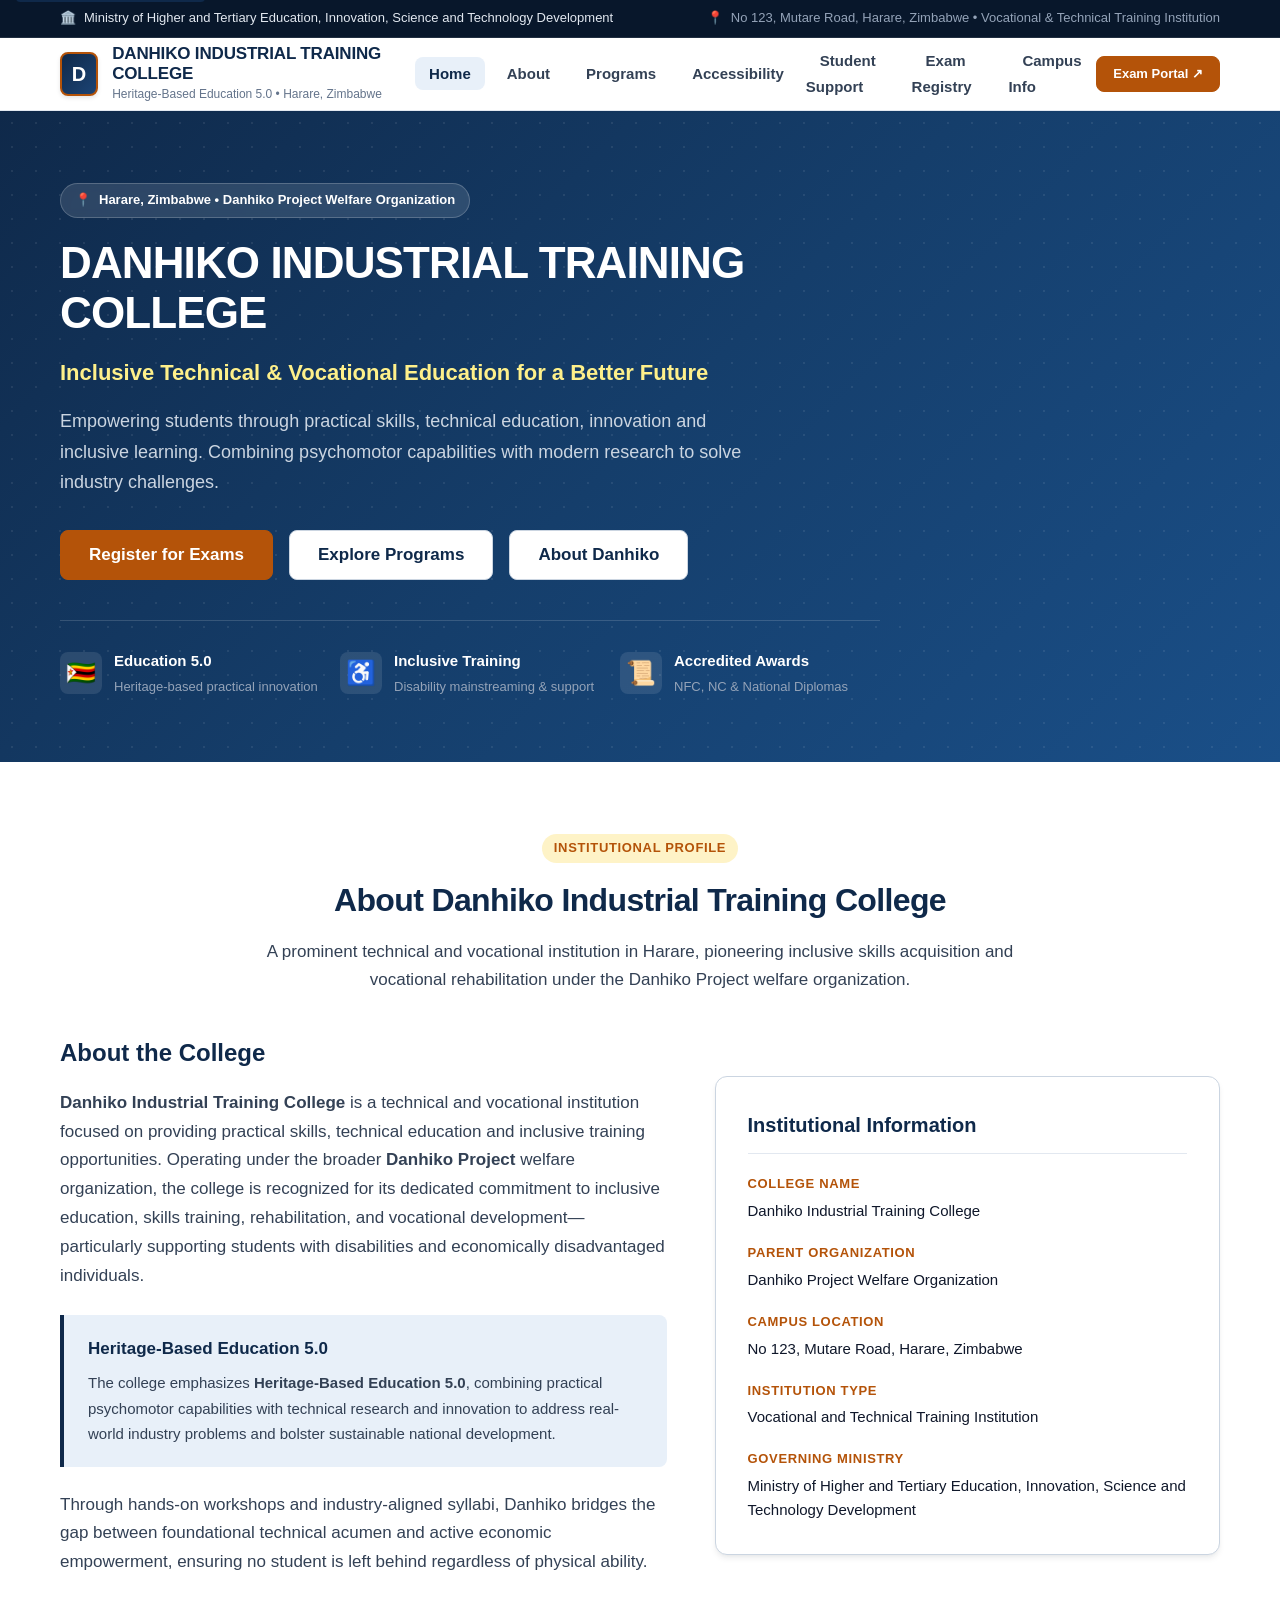
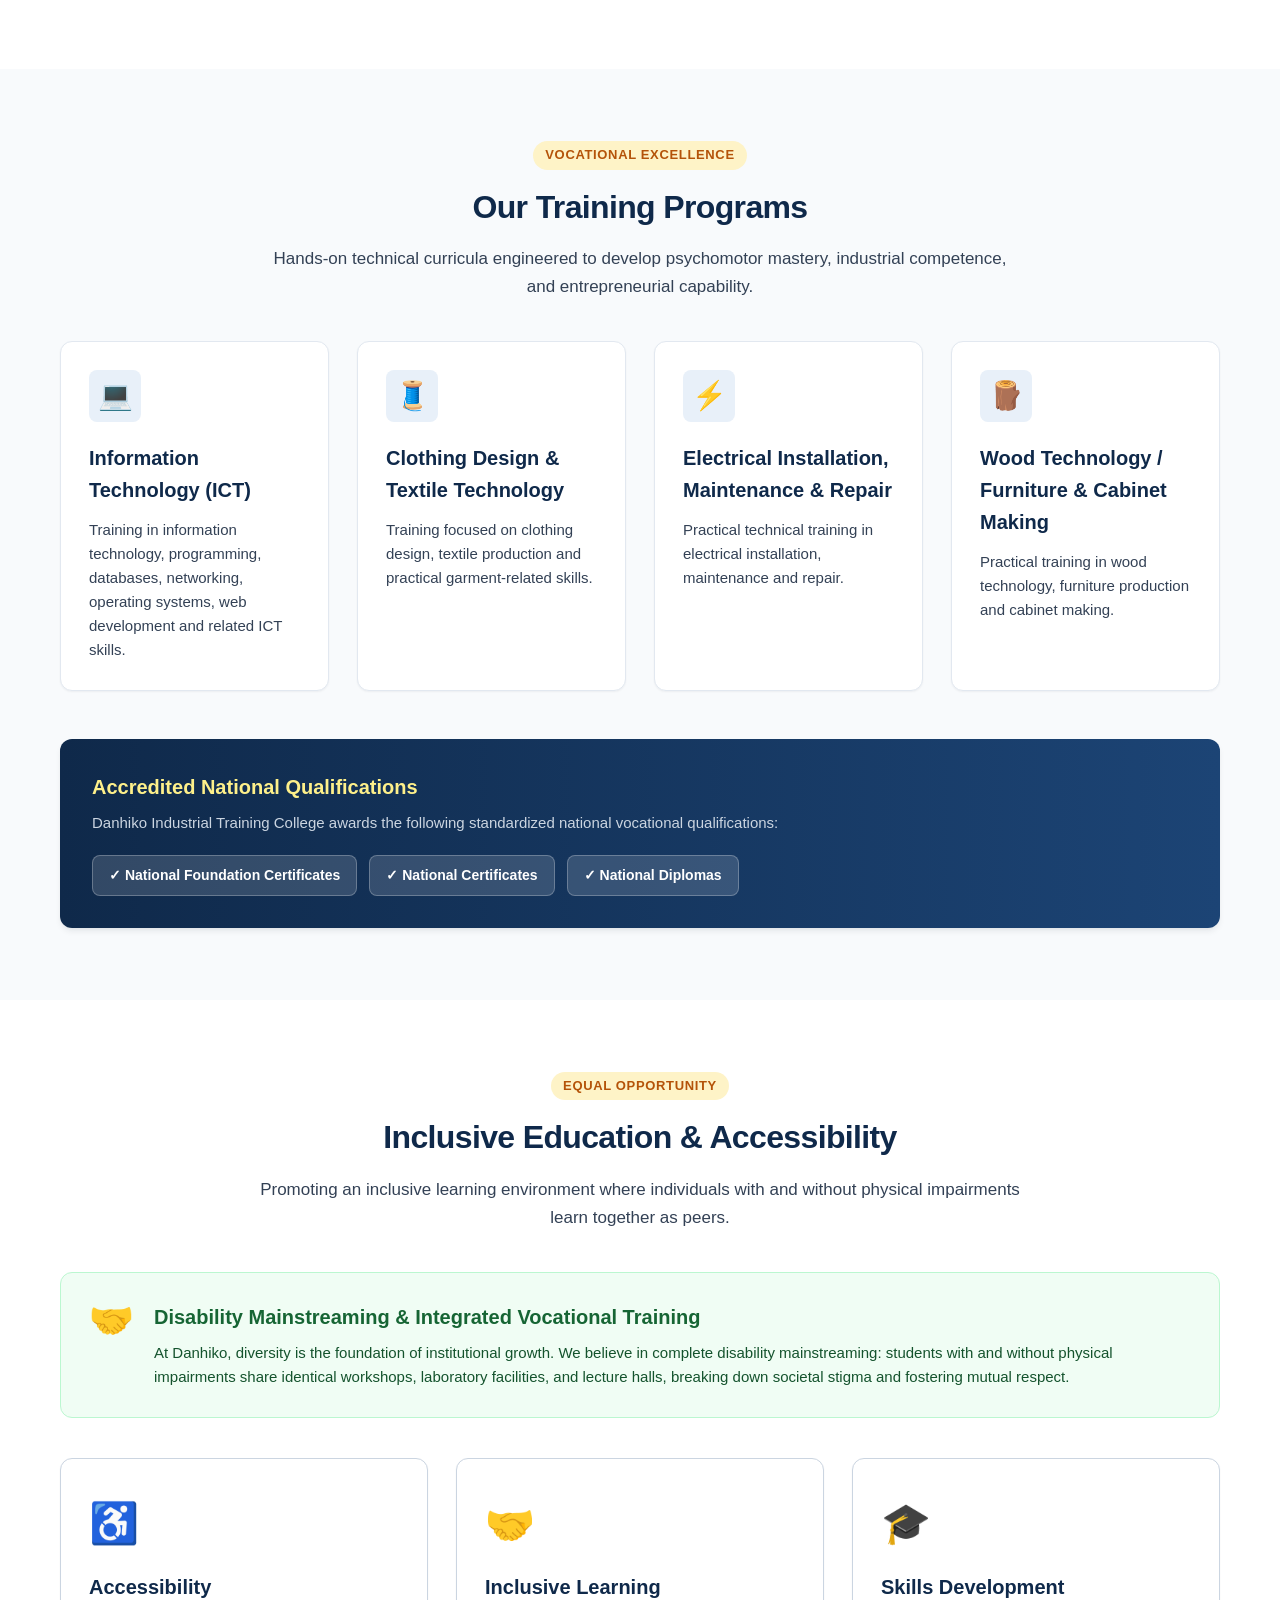
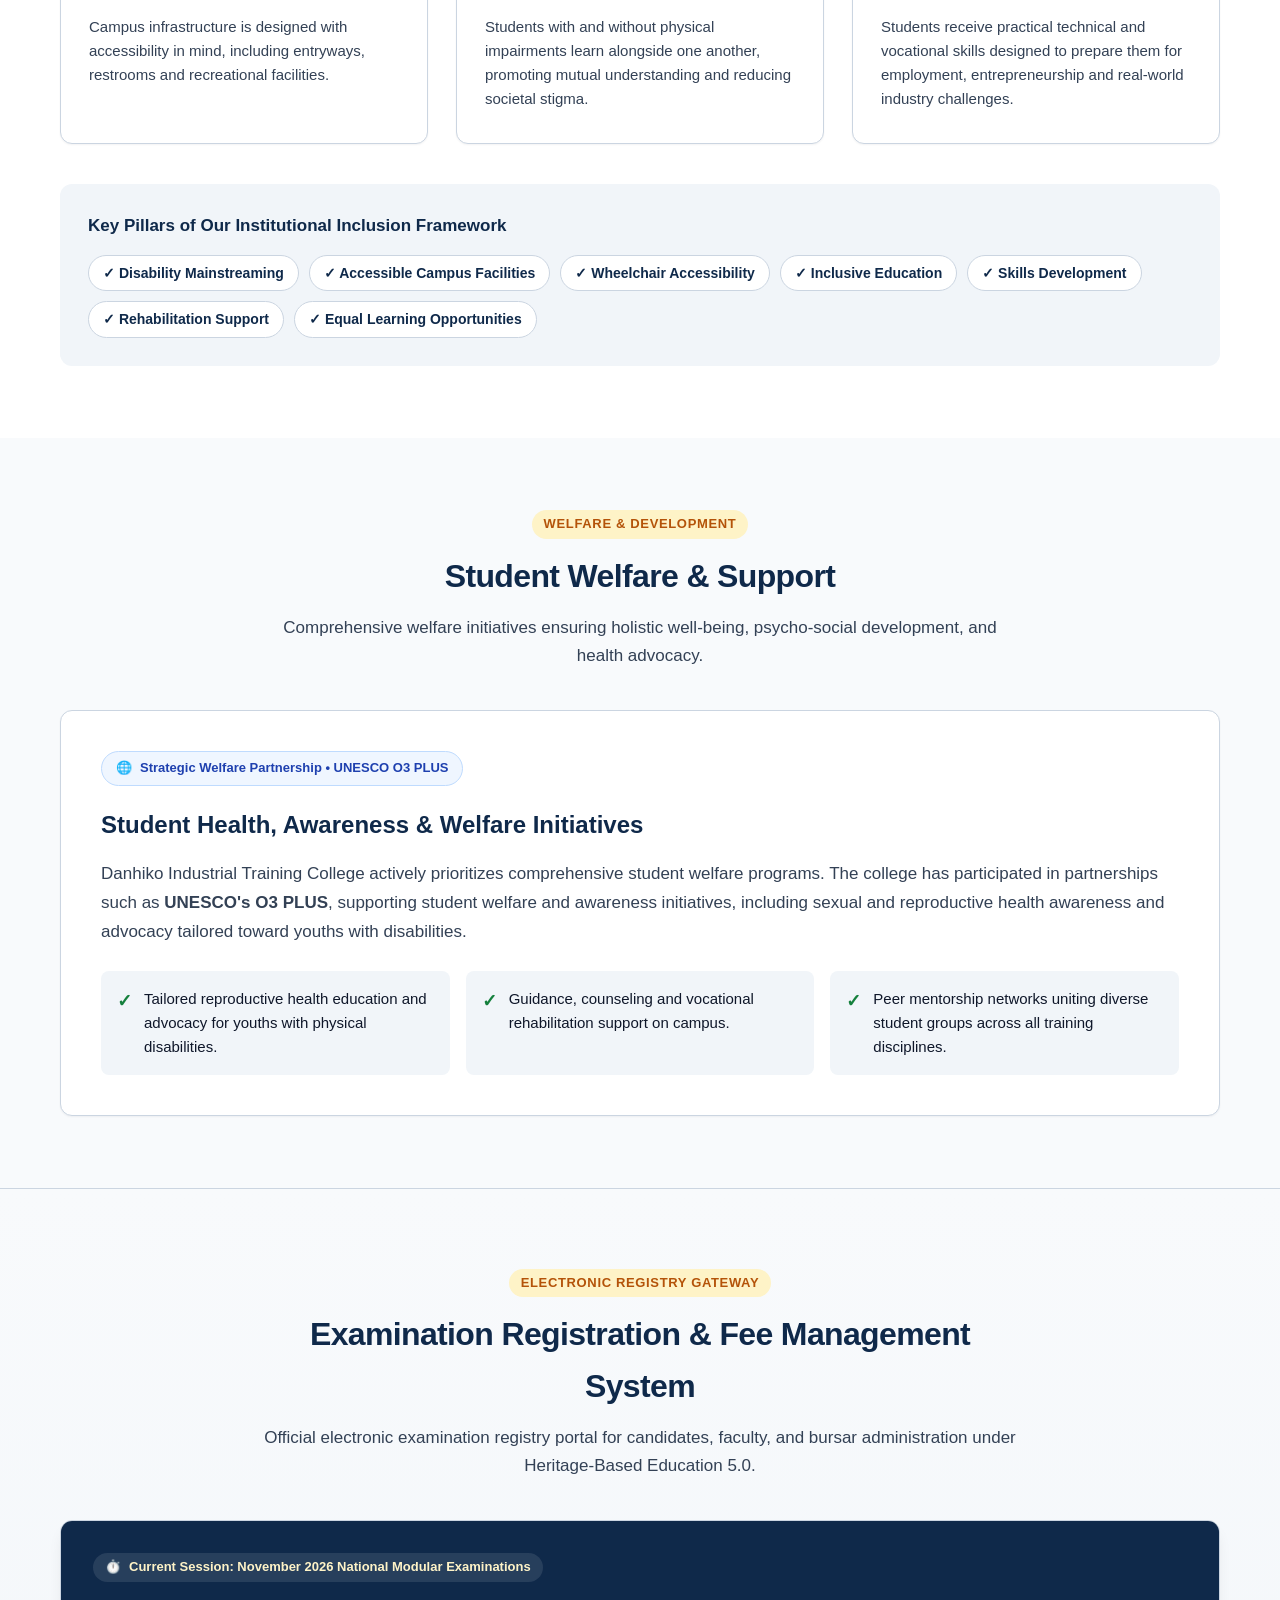
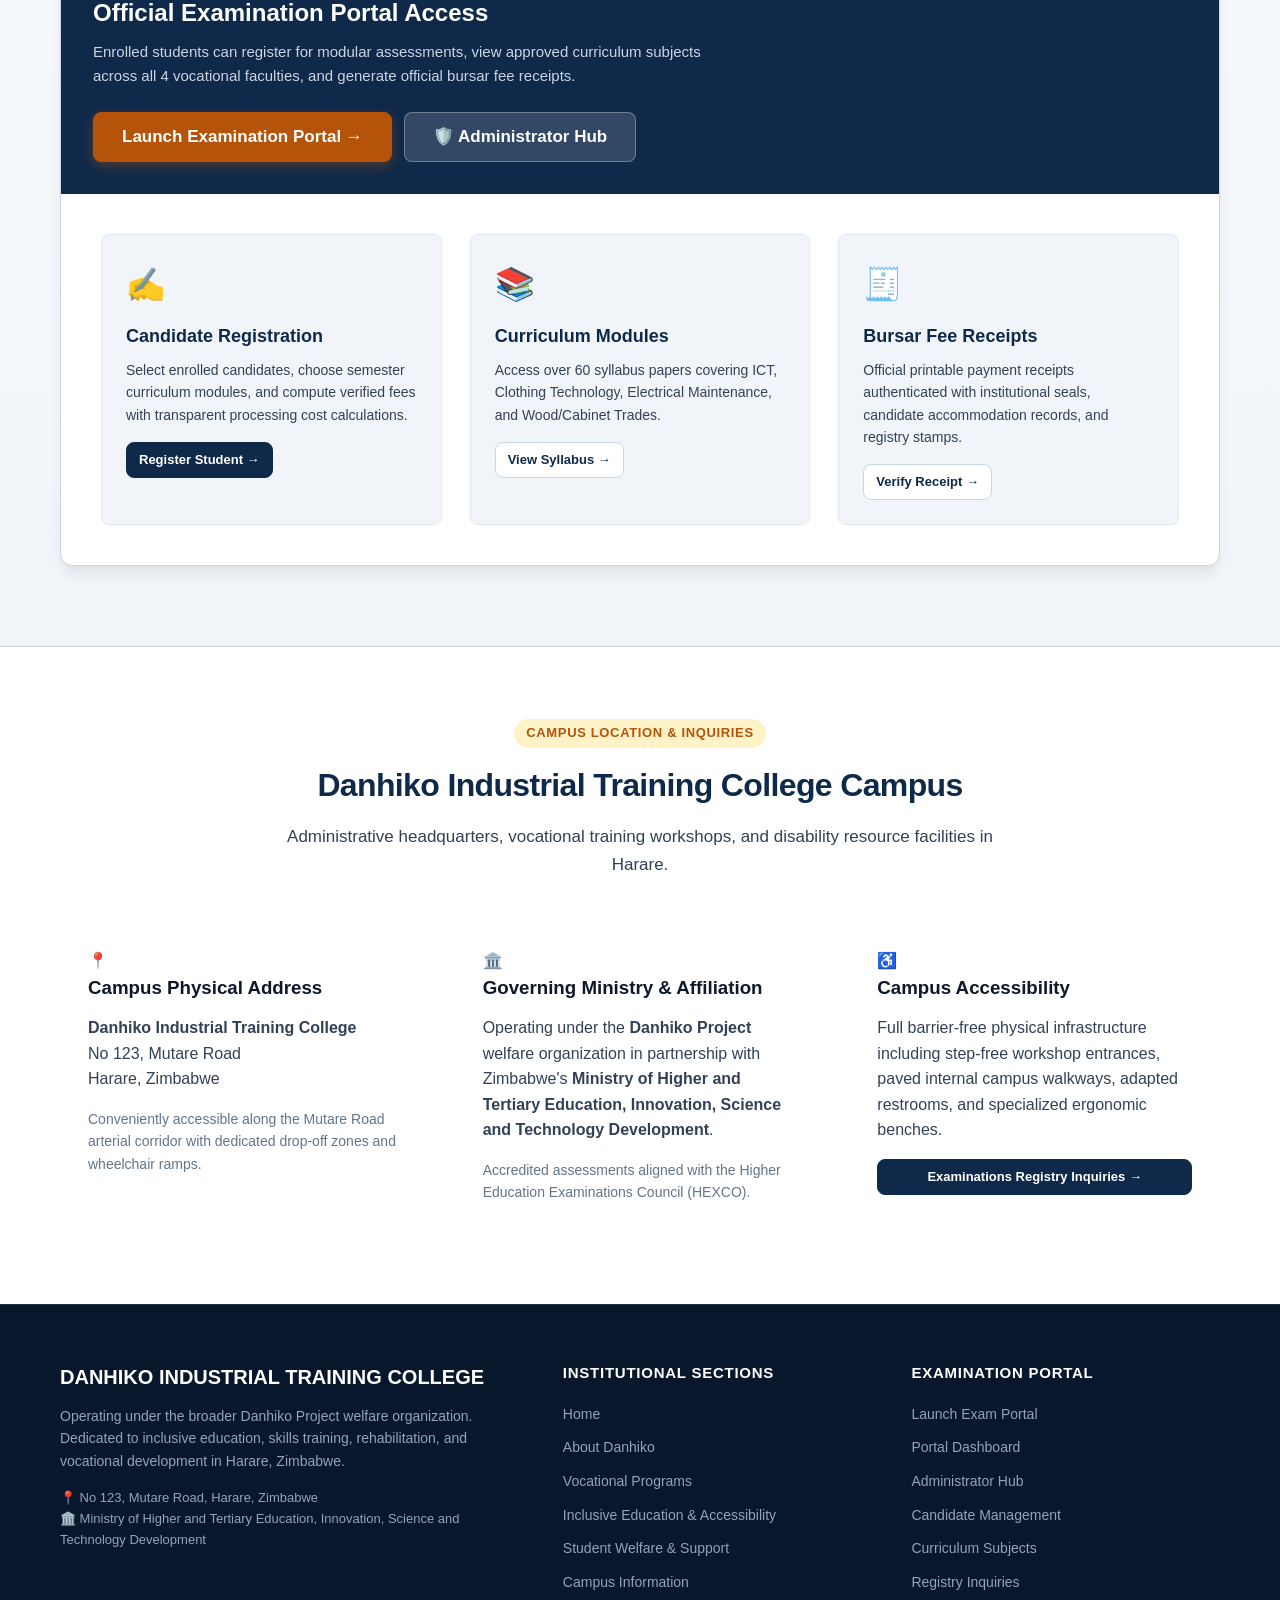
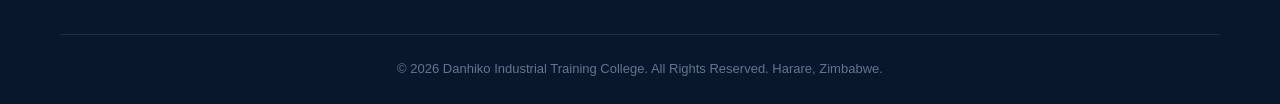
<file: index.html>
<!DOCTYPE html>
<html lang="en">
<head>
  <meta charset="UTF-8">
  <meta name="viewport" content="width=device-width, initial-scale=1.0">
  <title>Danhiko Industrial Training College | Inclusive Vocational &amp; Technical Education</title>
  <meta name="description" content="Danhiko Industrial Training College in Harare, Zimbabwe provides inclusive vocational, industrial, and technical education under Heritage-Based Education 5.0.">
  <meta property="og:title" content="Danhiko Industrial Training College - Harare, Zimbabwe">
  <meta property="og:description" content="Comprehensive institutional portal for Danhiko Industrial Training College. Inclusive vocational training, accredited technical qualifications, and examination registry.">
  <meta property="og:type" content="website">
  <!-- Pure CSS3 Stylesheet -->
  <link rel="stylesheet" href="style.css">
</head>
<body>
  <!-- Accessibility Skip Link -->
  <a href="#main-content" class="skip-link">Skip to main content</a>

  <!-- Top Institutional Government & Location Banner -->
  <aside class="top-banner" aria-label="Institutional Affiliation">
    <div class="container">
      <div class="banner-ministry">
        <span aria-hidden="true">🏛️</span>
        <span>Ministry of Higher and Tertiary Education, Innovation, Science and Technology Development</span>
      </div>
      <div class="banner-location">
        <span aria-hidden="true">📍</span>
        <span>No 123, Mutare Road, Harare, Zimbabwe • Vocational &amp; Technical Training Institution</span>
      </div>
    </div>
  </aside>

  <!-- Main Institutional Navigation Header -->
  <header class="main-header" id="header">
    <div class="container navbar">
      <a href="#home" class="brand-logo" aria-label="Danhiko Industrial Training College Homepage">
        <div class="brand-emblem" aria-hidden="true">D</div>
        <div class="brand-text">
          <h1>DANHIKO INDUSTRIAL TRAINING COLLEGE</h1>
          <p>Heritage-Based Education 5.0 • Harare, Zimbabwe</p>
        </div>
      </a>

      <!-- Mobile Menu Toggle Button -->
      <button class="mobile-toggle" id="mobileNavToggle" aria-label="Toggle Navigation Menu" aria-expanded="false" aria-controls="navLinksMenu">
        <svg width="24" height="24" viewBox="0 0 24 24" fill="none" stroke="currentColor" stroke-width="2" stroke-linecap="round" stroke-linejoin="round" aria-hidden="true">
          <line x1="3" y1="12" x2="21" y2="12"></line>
          <line x1="3" y1="6" x2="21" y2="6"></line>
          <line x1="3" y1="18" x2="21" y2="18"></line>
        </svg>
      </button>

      <!-- Navigation Links -->
      <nav aria-label="Main Navigation">
        <ul class="nav-links" id="navLinksMenu">
          <li><a href="#home" class="nav-link active">Home</a></li>
          <li><a href="#about" class="nav-link">About</a></li>
          <li><a href="#programs" class="nav-link">Programs</a></li>
          <li><a href="#accessibility" class="nav-link">Accessibility</a></li>
          <li><a href="#support" class="nav-link">Student Support</a></li>
          <li><a href="#portal-gateway" class="nav-link">Exam Registry</a></li>
          <li><a href="#contact" class="nav-link">Campus Info</a></li>
          <li><a href="portal.html" class="btn btn-accent btn-sm" style="display: inline-flex; align-items: center; gap: 0.375rem; text-decoration: none; padding: 0.5rem 1rem;">Exam Portal ↗</a></li>
        </ul>
      </nav>
    </div>
  </header>

  <!-- Main Website Content -->
  <main id="main-content">

<!-- Section 1: Hero Section -->
    <section class="hero-section" id="home" aria-labelledby="hero-title-text">
      <div class="container">
        <div class="hero-content">
          <div class="hero-badge">
            <span class="pin" aria-hidden="true">📍</span>
            <span>Harare, Zimbabwe • Danhiko Project Welfare Organization</span>
          </div>
          <h2 class="hero-title" id="hero-title-text">DANHIKO INDUSTRIAL TRAINING COLLEGE</h2>
          <p class="hero-subtitle">Inclusive Technical &amp; Vocational Education for a Better Future</p>
          <p class="hero-desc">
            Empowering students through practical skills, technical education, innovation and inclusive learning. Combining psychomotor capabilities with modern research to solve industry challenges.
          </p>
          <div class="hero-actions">
            <a href="portal.html" class="btn btn-accent btn-lg">Register for Exams</a>
            <a href="#programs" class="btn btn-secondary btn-lg">Explore Programs</a>
            <a href="#about" class="btn btn-secondary btn-lg">About Danhiko</a>
          </div>

          <!-- Institutional Highlights Grid -->
          <div class="hero-meta-grid">
            <div class="hero-meta-item">
              <div class="hero-meta-icon" aria-hidden="true">🇿🇼</div>
              <div class="hero-meta-text">
                <strong>Education 5.0</strong>
                <span>Heritage-based practical innovation</span>
              </div>
            </div>
            <div class="hero-meta-item">
              <div class="hero-meta-icon" aria-hidden="true">♿</div>
              <div class="hero-meta-text">
                <strong>Inclusive Training</strong>
                <span>Disability mainstreaming &amp; support</span>
              </div>
            </div>
            <div class="hero-meta-item">
              <div class="hero-meta-icon" aria-hidden="true">📜</div>
              <div class="hero-meta-text">
                <strong>Accredited Awards</strong>
                <span>NFC, NC &amp; National Diplomas</span>
              </div>
            </div>
          </div>
        </div>
      </div>
    </section>

    <!-- Section 2: About Danhiko Section -->
    <section class="about-section" id="about" aria-labelledby="about-heading">
      <div class="container">
        <div class="section-header">
          <span class="section-tag">Institutional Profile</span>
          <h2 class="section-title" id="about-heading">About Danhiko Industrial Training College</h2>
          <p class="section-description">
            A prominent technical and vocational institution in Harare, pioneering inclusive skills acquisition and vocational rehabilitation under the Danhiko Project welfare organization.
          </p>
        </div>

        <div class="about-grid">
          <div class="about-text">
            <h3>About the College</h3>
            <p>
              <strong>Danhiko Industrial Training College</strong> is a technical and vocational institution focused on providing practical skills, technical education and inclusive training opportunities. Operating under the broader <strong>Danhiko Project</strong> welfare organization, the college is recognized for its dedicated commitment to inclusive education, skills training, rehabilitation, and vocational development—particularly supporting students with disabilities and economically disadvantaged individuals.
            </p>

            <div class="heritage-box">
              <h4>Heritage-Based Education 5.0</h4>
              <p>
                The college emphasizes <strong>Heritage-Based Education 5.0</strong>, combining practical psychomotor capabilities with technical research and innovation to address real-world industry problems and bolster sustainable national development.
              </p>
            </div>

            <p>
              Through hands-on workshops and industry-aligned syllabi, Danhiko bridges the gap between foundational technical acumen and active economic empowerment, ensuring no student is left behind regardless of physical ability.
            </p>
          </div>

          <aside class="institutional-card" aria-label="Official College Details">
            <h4>Institutional Information</h4>
            <ul class="info-list">
              <li class="info-item">
                <span class="info-label">College Name</span>
                <span class="info-value">Danhiko Industrial Training College</span>
              </li>
              <li class="info-item">
                <span class="info-label">Parent Organization</span>
                <span class="info-value">Danhiko Project Welfare Organization</span>
              </li>
              <li class="info-item">
                <span class="info-label">Campus Location</span>
                <span class="info-value">No 123, Mutare Road, Harare, Zimbabwe</span>
              </li>
              <li class="info-item">
                <span class="info-label">Institution Type</span>
                <span class="info-value">Vocational and Technical Training Institution</span>
              </li>
              <li class="info-item">
                <span class="info-label">Governing Ministry</span>
                <span class="info-value">Ministry of Higher and Tertiary Education, Innovation, Science and Technology Development</span>
              </li>
            </ul>
          </aside>
        </div>
      </div>
    </section>

    <!-- Section 3: Core Programs Section -->
    <section class="programs-section" id="programs" aria-labelledby="programs-heading">
      <div class="container">
        <div class="section-header">
          <span class="section-tag">Vocational Excellence</span>
          <h2 class="section-title" id="programs-heading">Our Training Programs</h2>
          <p class="section-description">
            Hands-on technical curricula engineered to develop psychomotor mastery, industrial competence, and entrepreneurial capability.
          </p>
        </div>

        <div class="programs-grid">
          <!-- Program 1 -->
          <article class="program-card">
            <div class="program-icon" aria-hidden="true">💻</div>
            <h3>Information Technology (ICT)</h3>
            <p>
              Training in information technology, programming, databases, networking, operating systems, web development and related ICT skills.
            </p>
          </article>

          <!-- Program 2 -->
          <article class="program-card">
            <div class="program-icon" aria-hidden="true">🧵</div>
            <h3>Clothing Design &amp; Textile Technology</h3>
            <p>
              Training focused on clothing design, textile production and practical garment-related skills.
            </p>
          </article>

          <!-- Program 3 -->
          <article class="program-card">
            <div class="program-icon" aria-hidden="true">⚡</div>
            <h3>Electrical Installation, Maintenance &amp; Repair</h3>
            <p>
              Practical technical training in electrical installation, maintenance and repair.
            </p>
          </article>

          <!-- Program 4 -->
          <article class="program-card">
            <div class="program-icon" aria-hidden="true">🪵</div>
            <h3>Wood Technology / Furniture &amp; Cabinet Making</h3>
            <p>
              Practical training in wood technology, furniture production and cabinet making.
            </p>
          </article>
        </div>

        <!-- Qualifications Card -->
        <div class="qualifications-card">
          <h4>Accredited National Qualifications</h4>
          <p>Danhiko Industrial Training College awards the following standardized national vocational qualifications:</p>
          <div class="qualifications-badges">
            <span class="qual-badge">✓ National Foundation Certificates</span>
            <span class="qual-badge">✓ National Certificates</span>
            <span class="qual-badge">✓ National Diplomas</span>
          </div>
        </div>
      </div>
    </section>

    <!-- Section 4: Inclusive Education & Accessibility -->
    <section class="inclusive-section" id="accessibility" aria-labelledby="inclusive-heading">
      <div class="container">
        <div class="section-header">
          <span class="section-tag">Equal Opportunity</span>
          <h2 class="section-title" id="inclusive-heading">Inclusive Education &amp; Accessibility</h2>
          <p class="section-description">
            Promoting an inclusive learning environment where individuals with and without physical impairments learn together as peers.
          </p>
        </div>

        <div class="inclusive-intro">
          <div class="inclusive-intro-icon" aria-hidden="true">🤝</div>
          <div class="inclusive-intro-text">
            <h3>Disability Mainstreaming &amp; Integrated Vocational Training</h3>
            <p>
              At Danhiko, diversity is the foundation of institutional growth. We believe in complete disability mainstreaming: students with and without physical impairments share identical workshops, laboratory facilities, and lecture halls, breaking down societal stigma and fostering mutual respect.
            </p>
          </div>
        </div>

        <!-- Feature Cards -->
        <div class="inclusive-grid">
          <article class="inclusive-card">
            <span class="inclusive-card-icon" aria-hidden="true">♿</span>
            <h4>Accessibility</h4>
            <p>
              Campus infrastructure is designed with accessibility in mind, including entryways, restrooms and recreational facilities.
            </p>
          </article>

          <article class="inclusive-card">
            <span class="inclusive-card-icon" aria-hidden="true">🤝</span>
            <h4>Inclusive Learning</h4>
            <p>
              Students with and without physical impairments learn alongside one another, promoting mutual understanding and reducing societal stigma.
            </p>
          </article>

          <article class="inclusive-card">
            <span class="inclusive-card-icon" aria-hidden="true">🎓</span>
            <h4>Skills Development</h4>
            <p>
              Students receive practical technical and vocational skills designed to prepare them for employment, entrepreneurship and real-world industry challenges.
            </p>
          </article>
        </div>

        <div class="inclusive-highlights">
          <h4>Key Pillars of Our Institutional Inclusion Framework</h4>
          <div class="highlights-pills">
            <span class="highlight-pill">✓ Disability Mainstreaming</span>
            <span class="highlight-pill">✓ Accessible Campus Facilities</span>
            <span class="highlight-pill">✓ Wheelchair Accessibility</span>
            <span class="highlight-pill">✓ Inclusive Education</span>
            <span class="highlight-pill">✓ Skills Development</span>
            <span class="highlight-pill">✓ Rehabilitation Support</span>
            <span class="highlight-pill">✓ Equal Learning Opportunities</span>
          </div>
        </div>
      </div>
    </section>

    <!-- Section 5: Student Support Section -->
    <section class="welfare-section" id="support" aria-labelledby="welfare-heading">
      <div class="container">
        <div class="section-header">
          <span class="section-tag">Welfare &amp; Development</span>
          <h2 class="section-title" id="welfare-heading">Student Welfare &amp; Support</h2>
          <p class="section-description">
            Comprehensive welfare initiatives ensuring holistic well-being, psycho-social development, and health advocacy.
          </p>
        </div>

        <div class="welfare-card">
          <div class="partnership-badge">
            <span aria-hidden="true">🌐</span>
            <span>Strategic Welfare Partnership • UNESCO O3 PLUS</span>
          </div>
          <h3>Student Health, Awareness &amp; Welfare Initiatives</h3>
          <p>
            Danhiko Industrial Training College actively prioritizes comprehensive student welfare programs. The college has participated in partnerships such as <strong>UNESCO's O3 PLUS</strong>, supporting student welfare and awareness initiatives, including sexual and reproductive health awareness and advocacy tailored toward youths with disabilities.
          </p>
          <ul class="welfare-list">
            <li class="welfare-item">
              <span class="icon" aria-hidden="true">✓</span>
              <span>Tailored reproductive health education and advocacy for youths with physical disabilities.</span>
            </li>
            <li class="welfare-item">
              <span class="icon" aria-hidden="true">✓</span>
              <span>Guidance, counseling and vocational rehabilitation support on campus.</span>
            </li>
            <li class="welfare-item">
              <span class="icon" aria-hidden="true">✓</span>
              <span>Peer mentorship networks uniting diverse student groups across all training disciplines.</span>
            </li>
          </ul>
        </div>
      </div>
    </section>

    

    <!-- Section 6: Examination Registry Gateway -->
    <section class="portal-gateway-section" id="portal-gateway" style="background: linear-gradient(180deg, var(--bg) 0%, var(--surface-alt) 100%); padding: 5rem 0; border-top: 1px solid var(--border); border-bottom: 1px solid var(--border);">
      <div class="container">
        <div class="section-header">
          <span class="section-tag">Electronic Registry Gateway</span>
          <h2 class="section-title">Examination Registration &amp; Fee Management System</h2>
          <p class="section-description">
            Official electronic examination registry portal for candidates, faculty, and bursar administration under Heritage-Based Education 5.0.
          </p>
        </div>

        <div style="background: var(--surface); border: 1px solid var(--border); border-radius: var(--radius-lg); box-shadow: var(--shadow-lg); overflow: hidden;">
          <div style="background: var(--primary); color: #ffffff; padding: 2rem; display: flex; flex-wrap: wrap; justify-content: space-between; align-items: center; gap: 1.5rem;">
            <div>
              <div style="display: inline-flex; align-items: center; gap: 0.5rem; background: rgba(255,255,255,0.1); padding: 0.25rem 0.75rem; border-radius: var(--radius-pill); font-size: 0.8125rem; font-weight: 600; margin-bottom: 0.75rem; color: var(--accent-light);">
                <span>⏱️</span> Current Session: November 2026 National Modular Examinations
              </div>
              <h3 style="color: #ffffff; margin: 0 0 0.5rem 0; font-size: 1.5rem;">Official Examination Portal Access</h3>
              <p style="color: #cbd5e1; margin: 0; max-width: 650px; font-size: 0.9375rem;">
                Enrolled students can register for modular assessments, view approved curriculum subjects across all 4 vocational faculties, and generate official bursar fee receipts.
              </p>
            </div>
            <div style="display: flex; gap: 0.75rem; flex-wrap: wrap;">
              <a href="portal.html" class="btn btn-accent btn-lg" style="box-shadow: 0 4px 12px rgba(180, 83, 9, 0.4);">
                Launch Examination Portal →
              </a>
              <a href="portal.html?tab=admin" class="btn btn-secondary btn-lg" style="background: rgba(255,255,255,0.15); border-color: rgba(255,255,255,0.3); color: #ffffff;">
                🛡️ Administrator Hub
              </a>
            </div>
          </div>

          <div style="padding: 2.5rem; display: grid; grid-template-columns: repeat(auto-fit, minmax(280px, 1fr)); gap: 1.75rem;">
            <div style="border: 1px solid var(--border-light); border-radius: var(--radius-md); padding: 1.5rem; background: var(--surface-alt);">
              <div style="font-size: 2rem; margin-bottom: 0.75rem;">✍️</div>
              <h4 style="color: var(--primary); font-size: 1.125rem; font-weight: 700; margin-bottom: 0.5rem;">Candidate Registration</h4>
              <p style="font-size: 0.875rem; color: var(--text-muted); line-height: 1.6; margin-bottom: 1rem;">
                Select enrolled candidates, choose semester curriculum modules, and compute verified fees with transparent processing cost calculations.
              </p>
              <a href="portal.html?tab=register" class="btn btn-primary btn-sm">Register Student →</a>
            </div>

            <div style="border: 1px solid var(--border-light); border-radius: var(--radius-md); padding: 1.5rem; background: var(--surface-alt);">
              <div style="font-size: 2rem; margin-bottom: 0.75rem;">📚</div>
              <h4 style="color: var(--primary); font-size: 1.125rem; font-weight: 700; margin-bottom: 0.5rem;">Curriculum Modules</h4>
              <p style="font-size: 0.875rem; color: var(--text-muted); line-height: 1.6; margin-bottom: 1rem;">
                Access over 60 syllabus papers covering ICT, Clothing Technology, Electrical Maintenance, and Wood/Cabinet Trades.
              </p>
              <a href="portal.html?tab=subjects" class="btn btn-secondary btn-sm">View Syllabus →</a>
            </div>

            <div style="border: 1px solid var(--border-light); border-radius: var(--radius-md); padding: 1.5rem; background: var(--surface-alt);">
              <div style="font-size: 2rem; margin-bottom: 0.75rem;">🧾</div>
              <h4 style="color: var(--primary); font-size: 1.125rem; font-weight: 700; margin-bottom: 0.5rem;">Bursar Fee Receipts</h4>
              <p style="font-size: 0.875rem; color: var(--text-muted); line-height: 1.6; margin-bottom: 1rem;">
                Official printable payment receipts authenticated with institutional seals, candidate accommodation records, and registry stamps.
              </p>
              <a href="portal.html?tab=receipt" class="btn btn-secondary btn-sm">Verify Receipt →</a>
            </div>
          </div>
        </div>
      </div>
    </section>

    <!-- Section 7: Campus Contact & Location Information -->
    <section class="contact-section" id="contact" aria-labelledby="contact-heading" style="padding: 4.5rem 0;">
      <div class="container">
        <div class="section-header">
          <span class="section-tag">Campus Location &amp; Inquiries</span>
          <h2 class="section-title" id="contact-heading">Danhiko Industrial Training College Campus</h2>
          <p class="section-description">
            Administrative headquarters, vocational training workshops, and disability resource facilities in Harare.
          </p>
        </div>

        <div style="display: grid; grid-template-columns: repeat(auto-fit, minmax(300px, 1fr)); gap: 1.5rem;">
          <div class="about-card" style="padding: 1.75rem;">
            <div class="about-icon" aria-hidden="true">📍</div>
            <h3 style="margin-bottom: 0.75rem;">Campus Physical Address</h3>
            <address style="font-style: normal; line-height: 1.6; color: var(--text-muted); margin-bottom: 1rem;">
              <strong>Danhiko Industrial Training College</strong><br>
              No 123, Mutare Road<br>
              Harare, Zimbabwe
            </address>
            <p style="font-size: 0.875rem; color: var(--text-subtle);">
              Conveniently accessible along the Mutare Road arterial corridor with dedicated drop-off zones and wheelchair ramps.
            </p>
          </div>

          <div class="about-card" style="padding: 1.75rem;">
            <div class="about-icon" aria-hidden="true">🏛️</div>
            <h3 style="margin-bottom: 0.75rem;">Governing Ministry &amp; Affiliation</h3>
            <p style="line-height: 1.6; color: var(--text-muted); margin-bottom: 1rem;">
              Operating under the <strong>Danhiko Project</strong> welfare organization in partnership with Zimbabwe's <strong>Ministry of Higher and Tertiary Education, Innovation, Science and Technology Development</strong>.
            </p>
            <p style="font-size: 0.875rem; color: var(--text-subtle);">
              Accredited assessments aligned with the Higher Education Examinations Council (HEXCO).
            </p>
          </div>

          <div class="about-card" style="padding: 1.75rem;">
            <div class="about-icon" aria-hidden="true">♿</div>
            <h3 style="margin-bottom: 0.75rem;">Campus Accessibility</h3>
            <p style="line-height: 1.6; color: var(--text-muted); margin-bottom: 1rem;">
              Full barrier-free physical infrastructure including step-free workshop entrances, paved internal campus walkways, adapted restrooms, and specialized ergonomic benches.
            </p>
            <div style="margin-top: 1rem;">
              <a href="portal.html#contact" class="btn btn-primary btn-sm" style="width: 100%; text-align: center;">
                Examinations Registry Inquiries →
              </a>
            </div>
          </div>
        </div>
      </div>
    </section>

  </main>

  <!-- Toast Container -->
  <div class="toast-container" id="toastContainer" aria-live="polite" aria-atomic="true"></div>

  <!-- Footer -->
  <footer class="main-footer">
    <div class="container">
      <div class="footer-grid">
        <div class="footer-brand">
          <h4>DANHIKO INDUSTRIAL TRAINING COLLEGE</h4>
          <p>
            Operating under the broader Danhiko Project welfare organization. Dedicated to inclusive education, skills training, rehabilitation, and vocational development in Harare, Zimbabwe.
          </p>
          <div style="font-size: 0.8125rem; color: #94a3b8;">
            📍 No 123, Mutare Road, Harare, Zimbabwe<br>
            🏛️ Ministry of Higher and Tertiary Education, Innovation, Science and Technology Development
          </div>
        </div>

        <div class="footer-links">
          <h5>Institutional Sections</h5>
          <ul class="footer-nav">
            <li><a href="#home">Home</a></li>
            <li><a href="#about">About Danhiko</a></li>
            <li><a href="#programs">Vocational Programs</a></li>
            <li><a href="#accessibility">Inclusive Education &amp; Accessibility</a></li>
            <li><a href="#support">Student Welfare &amp; Support</a></li>
            <li><a href="#contact">Campus Information</a></li>
          </ul>
        </div>

        <div class="footer-links">
          <h5>Examination Portal</h5>
          <ul class="footer-nav">
            <li><a href="portal.html">Launch Exam Portal</a></li>
            <li><a href="portal.html?tab=dashboard">Portal Dashboard</a></li>
            <li><a href="portal.html?tab=admin">Administrator Hub</a></li>
            <li><a href="portal.html?tab=students">Candidate Management</a></li>
            <li><a href="portal.html?tab=subjects">Curriculum Subjects</a></li>
            <li><a href="portal.html#contact">Registry Inquiries</a></li>
          </ul>
        </div>
      </div>

      <div class="footer-bottom">
        <p>&copy; 2026 Danhiko Industrial Training College. All Rights Reserved. Harare, Zimbabwe.</p>
      </div>
    </div>
  </footer>

  <!-- Pure Vanilla JavaScript Application Logic -->
  <script src="script.js"></script>
</body>
</html>
</file>
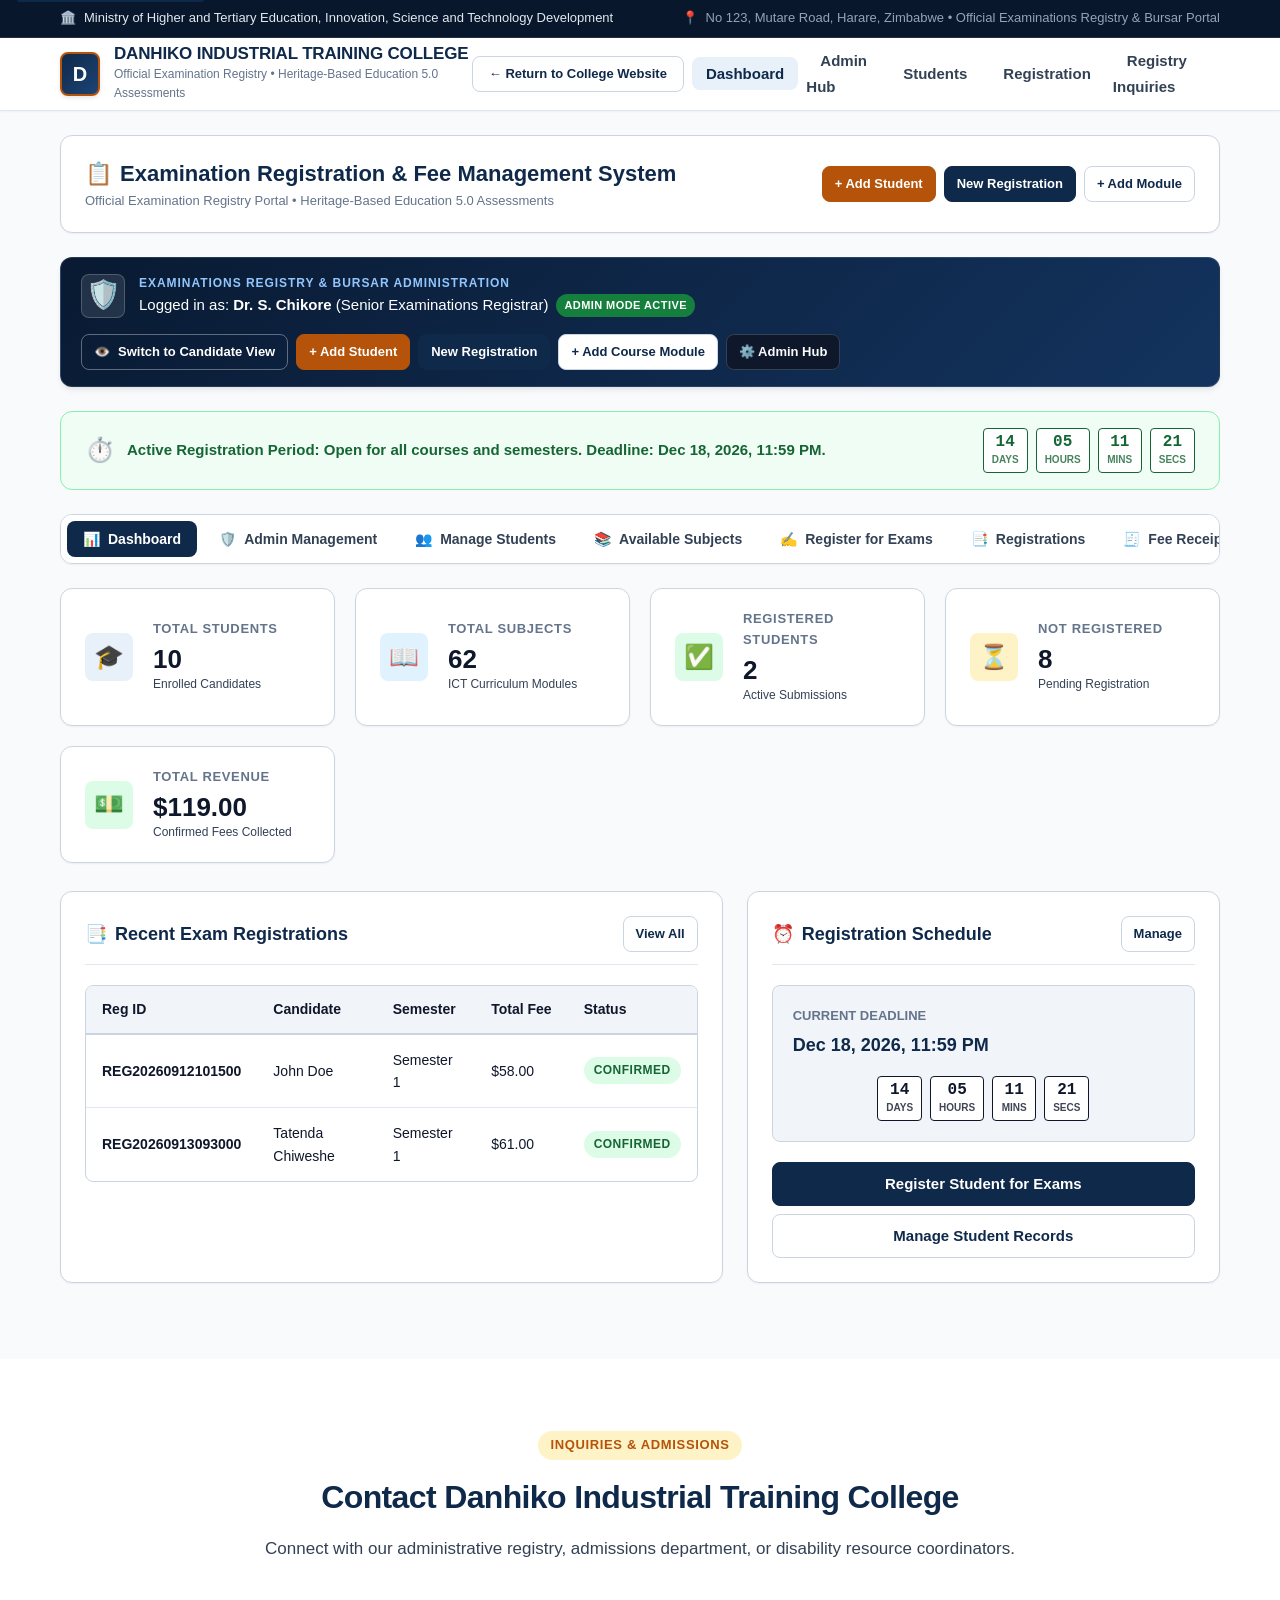
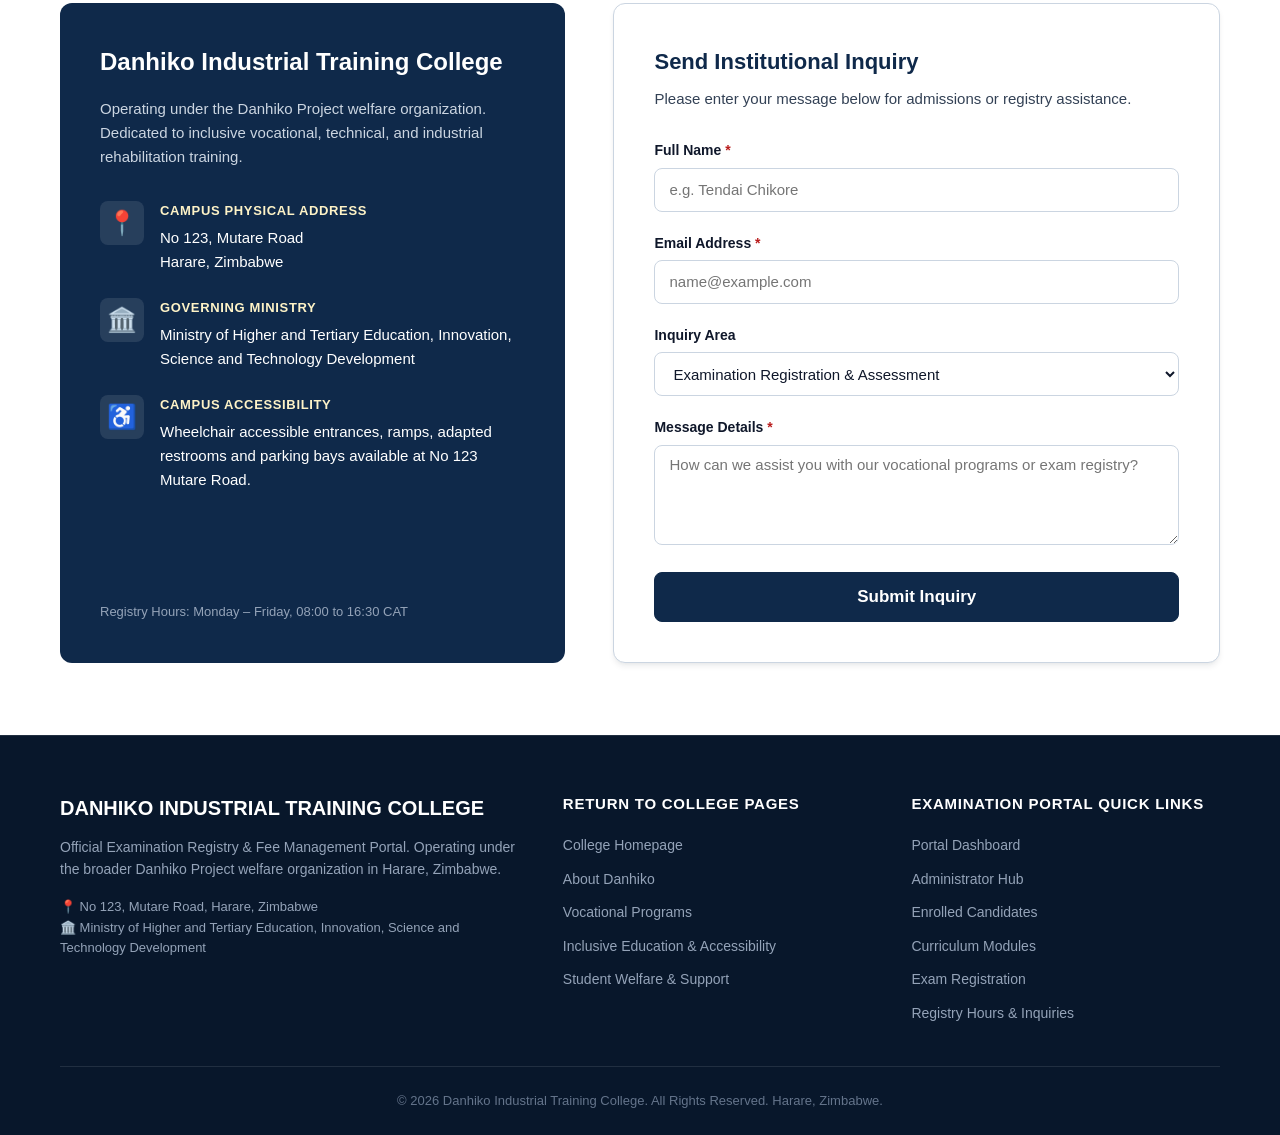
<file: portal.html>
<!DOCTYPE html>
<html lang="en">
<head>
  <meta charset="UTF-8">
  <meta name="viewport" content="width=device-width, initial-scale=1.0">
  <title>Examination Registration &amp; Fee Management System - Danhiko Industrial Training College</title>
  <meta name="description" content="Official Examination Registry &amp; Fee Management Portal for Danhiko Industrial Training College, Harare, Zimbabwe. Heritage-Based Education 5.0 modular assessments.">
  <meta property="og:title" content="Examination Registration &amp; Fee Management System - Danhiko Industrial Training College">
  <meta property="og:description" content="Official Examination Registry &amp; Fee Management Portal for Danhiko Industrial Training College in Harare, Zimbabwe.">
  <meta property="og:type" content="website">
  <!-- Pure CSS3 Stylesheet -->
  <link rel="stylesheet" href="style.css">
</head>
<body>
  <!-- Accessibility Skip Link -->
  <a href="#exam-registration-portal" class="skip-link">Skip to main content</a>

  <!-- Top Institutional Government & Location Banner -->
  <aside class="top-banner" aria-label="Institutional Affiliation">
    <div class="container">
      <div class="banner-ministry">
        <span aria-hidden="true">🏛️</span>
        <span>Ministry of Higher and Tertiary Education, Innovation, Science and Technology Development</span>
      </div>
      <div class="banner-location">
        <span aria-hidden="true">📍</span>
        <span>No 123, Mutare Road, Harare, Zimbabwe • Official Examinations Registry &amp; Bursar Portal</span>
      </div>
    </div>
  </aside>

  <!-- Main Institutional Navigation Header for Portal -->
  <header class="main-header" id="header">
    <div class="container navbar">
      <a href="portal.html" class="brand-logo" aria-label="Danhiko Industrial Training College Portal">
        <div class="brand-emblem" aria-hidden="true">D</div>
        <div class="brand-text">
          <h1>DANHIKO INDUSTRIAL TRAINING COLLEGE</h1>
          <p>Official Examination Registry • Heritage-Based Education 5.0 Assessments</p>
        </div>
      </a>

      <!-- Mobile Menu Toggle Button -->
      <button class="mobile-toggle" id="mobileNavToggle" aria-label="Toggle Navigation Menu" aria-expanded="false" aria-controls="navLinksMenu">
        <svg width="24" height="24" viewBox="0 0 24 24" fill="none" stroke="currentColor" stroke-width="2" stroke-linecap="round" stroke-linejoin="round" aria-hidden="true">
          <line x1="3" y1="12" x2="21" y2="12"></line>
          <line x1="3" y1="6" x2="21" y2="6"></line>
          <line x1="3" y1="18" x2="21" y2="18"></line>
        </svg>
      </button>

      <!-- Navigation Links -->
      <nav aria-label="Portal Navigation">
        <ul class="nav-links" id="navLinksMenu">
          <li><a href="index.html" class="btn btn-secondary btn-sm" style="display: inline-flex; align-items: center; gap: 0.375rem; text-decoration: none; padding: 0.5rem 1rem;">← Return to College Website</a></li>
          <li><a href="#exam-registration-portal" class="nav-link active" data-nav-tab="dashboard">Dashboard</a></li>
          <li><a href="#exam-registration-portal" class="nav-link" data-nav-tab="admin">Admin Hub</a></li>
          <li><a href="#exam-registration-portal" class="nav-link" data-nav-tab="students">Students</a></li>
          <li><a href="#exam-registration-portal" class="nav-link" data-nav-tab="register">Registration</a></li>
          <li><a href="#contact" class="nav-link">Registry Inquiries</a></li>
        </ul>
      </nav>
    </div>
  </header>

  <!-- Main Portal Content -->
  <main id="main-content">
<section class="portal-wrapper" id="exam-registration-portal" aria-labelledby="portal-heading">
      <div class="container">

        <!-- Portal Header -->
        <div class="portal-header">
          <div class="portal-title-area">
            <h2 id="portal-heading">
              <span aria-hidden="true">📋</span>
              <span>Examination Registration &amp; Fee Management System</span>
            </h2>
            <p>Official Examination Registry Portal • Heritage-Based Education 5.0 Assessments</p>
          </div>
          <div class="portal-quick-actions">
            <button class="btn btn-accent btn-sm" onclick="openAddStudentModal()">+ Add Student</button>
            <button class="btn btn-primary btn-sm" data-nav-tab="register">New Registration</button>
            <button class="btn btn-secondary btn-sm" onclick="openAddSubjectModal()">+ Add Module</button>
          </div>
        </div>

        <!-- Administrator Management & Session Bar -->
        <div class="admin-session-bar" id="adminSessionBar">
          <div class="admin-session-info">
            <span class="admin-badge-icon" aria-hidden="true">🛡️</span>
            <div>
              <div class="admin-role-title">Examinations Registry &amp; Bursar Administration</div>
              <div class="admin-user-name">
                <span>Logged in as: <strong>Dr. S. Chikore</strong> (Senior Examinations Registrar)</span>
                <span class="admin-role-pill" id="adminStatusPill">Admin Mode Active</span>
              </div>
            </div>
          </div>
          <div class="admin-session-actions">
            <button class="btn btn-sm btn-outline-admin" id="toggleAdminViewBtn" onclick="toggleAdminMode()" title="Switch between full administrator management view and student candidate view">
              👁️ <span id="toggleAdminViewText">Switch to Candidate View</span>
            </button>
            <button class="btn btn-sm btn-accent" onclick="openAddStudentModal()">
              + Add Student
            </button>
            <button class="btn btn-sm btn-primary" onclick="switchSystemTab('register')">
              New Registration
            </button>
            <button class="btn btn-sm btn-secondary" onclick="openAddSubjectModal()">
              + Add Course Module
            </button>
            <button class="btn btn-sm btn-navy" onclick="switchSystemTab('admin')">
              ⚙️ Admin Hub
            </button>
          </div>
        </div>

        <!-- Registration Deadline Alert Banner & Countdown -->
        <div class="deadline-banner banner-normal" id="deadlineAlertBanner" role="alert">
          <div class="banner-message">
            <span class="status-icon" id="bannerStatusIcon" aria-hidden="true">⏱️</span>
            <span id="bannerAlertMsg">
              <strong>Active Registration Period:</strong> Open for all courses and semesters.
            </span>
          </div>
          <div class="banner-countdown" aria-label="Countdown to Registration Deadline">
            <div class="timer-box">
              <div class="timer-num timer-days">00</div>
              <div class="timer-label">Days</div>
            </div>
            <div class="timer-box">
              <div class="timer-num timer-hours">00</div>
              <div class="timer-label">Hours</div>
            </div>
            <div class="timer-box">
              <div class="timer-num timer-minutes">00</div>
              <div class="timer-label">Mins</div>
            </div>
            <div class="timer-box">
              <div class="timer-num timer-seconds">00</div>
              <div class="timer-label">Secs</div>
            </div>
          </div>
        </div>

        <!-- Registration System Navigation Tabs (9 Modules) -->
        <nav class="system-nav-tabs" aria-label="Examination Portal Modules">
          <button class="system-tab-btn active" data-tab="dashboard">
            <span>📊</span> Dashboard
          </button>
          <button class="system-tab-btn" data-tab="admin" id="tabNavBtnAdmin">
            <span>🛡️</span> Admin Management
          </button>
          <button class="system-tab-btn" data-tab="students">
            <span>👥</span> Manage Students
          </button>
          <button class="system-tab-btn" data-tab="subjects">
            <span>📚</span> Available Subjects
          </button>
          <button class="system-tab-btn" data-tab="register">
            <span>✍️</span> Register for Exams
          </button>
          <button class="system-tab-btn" data-tab="registrations">
            <span>📑</span> Registrations
          </button>
          <button class="system-tab-btn" data-tab="receipts">
            <span>🧾</span> Fee Receipt
          </button>
          <button class="system-tab-btn" data-tab="reminders">
            <span>⏰</span> Deadline &amp; Reminders
          </button>
          <button class="system-tab-btn" data-tab="reports">
            <span>📈</span> Reports
          </button>
        </nav>

        <!-- ====================================================================
             TAB PANEL 1: DASHBOARD
             ==================================================================== -->
        <div class="tab-panel active" id="tab_dashboard" role="tabpanel">
          <!-- KPI Stats Grid -->
          <div class="kpi-grid">
            <div class="kpi-card">
              <div class="kpi-icon navy" aria-hidden="true">🎓</div>
              <div class="kpi-info">
                <h4>Total Students</h4>
                <div class="kpi-value" id="kpiTotalStudents">0</div>
                <div class="kpi-sub">Enrolled Candidates</div>
              </div>
            </div>
            <div class="kpi-card">
              <div class="kpi-icon blue" aria-hidden="true">📖</div>
              <div class="kpi-info">
                <h4>Total Subjects</h4>
                <div class="kpi-value" id="kpiTotalSubjects">0</div>
                <div class="kpi-sub">ICT Curriculum Modules</div>
              </div>
            </div>
            <div class="kpi-card">
              <div class="kpi-icon green" aria-hidden="true">✅</div>
              <div class="kpi-info">
                <h4>Registered Students</h4>
                <div class="kpi-value" id="kpiRegisteredStudents">0</div>
                <div class="kpi-sub">Active Submissions</div>
              </div>
            </div>
            <div class="kpi-card">
              <div class="kpi-icon amber" aria-hidden="true">⏳</div>
              <div class="kpi-info">
                <h4>Not Registered</h4>
                <div class="kpi-value" id="kpiNotRegisteredStudents">0</div>
                <div class="kpi-sub">Pending Registration</div>
              </div>
            </div>
            <div class="kpi-card">
              <div class="kpi-icon green" aria-hidden="true">💵</div>
              <div class="kpi-info">
                <h4>Total Revenue</h4>
                <div class="kpi-value" id="kpiTotalRevenue">$0.00</div>
                <div class="kpi-sub">Confirmed Fees Collected</div>
              </div>
            </div>
          </div>

          <!-- Dashboard Summary Panels -->
          <div class="dashboard-panels-grid">
            <!-- Recent Registrations Preview -->
            <div class="dash-panel">
              <div class="dash-panel-header">
                <h3><span>📑</span> Recent Exam Registrations</h3>
                <button class="btn btn-secondary btn-sm" onclick="switchSystemTab('registrations')">View All</button>
              </div>
              <div class="table-container" style="box-shadow: none; border-radius: var(--radius-md);">
                <table class="app-table">
                  <thead>
                    <tr>
                      <th>Reg ID</th>
                      <th>Candidate</th>
                      <th>Semester</th>
                      <th>Total Fee</th>
                      <th>Status</th>
                    </tr>
                  </thead>
                  <tbody id="dashRecentRegsBody">
                    <!-- Populated by JavaScript -->
                  </tbody>
                </table>
              </div>
            </div>

            <!-- Deadline Status & Quick Navigation Box -->
            <div class="dash-panel">
              <div class="dash-panel-header">
                <h3><span>⏰</span> Registration Schedule</h3>
                <button class="btn btn-secondary btn-sm" onclick="switchSystemTab('reminders')">Manage</button>
              </div>
              <div style="background: var(--surface-alt); border: 1px solid var(--border); border-radius: var(--radius-md); padding: 1.25rem; margin-bottom: 1.25rem;">
                <div style="font-size: 0.8125rem; font-weight: 700; color: var(--text-subtle); text-transform: uppercase; margin-bottom: 0.25rem;">Current Deadline</div>
                <div class="deadline-display-text" style="font-size: 1.125rem; font-weight: 700; color: var(--primary);">Loading...</div>
                <div style="margin-top: 1rem; display: flex; gap: 0.5rem; justify-content: center;">
                  <div class="timer-box"><div class="timer-num timer-days">00</div><div class="timer-label">Days</div></div>
                  <div class="timer-box"><div class="timer-num timer-hours">00</div><div class="timer-label">Hours</div></div>
                  <div class="timer-box"><div class="timer-num timer-minutes">00</div><div class="timer-label">Mins</div></div>
                  <div class="timer-box"><div class="timer-num timer-seconds">00</div><div class="timer-label">Secs</div></div>
                </div>
              </div>

              <div style="display: flex; flex-direction: column; gap: 0.5rem;">
                <button class="btn btn-primary" onclick="switchSystemTab('register')" style="width: 100%;">
                  Register Student for Exams
                </button>
                <button class="btn btn-secondary" onclick="switchSystemTab('students')" style="width: 100%;">
                  Manage Student Records
                </button>
              </div>
            </div>
          </div>
        </div>

        <!-- ====================================================================
             TAB PANEL: ADMIN MANAGEMENT HUB
             ==================================================================== -->
        <div class="tab-panel" id="tab_admin" role="tabpanel">
          <!-- Admin Status & Key Metrics -->
          <div class="admin-hub-grid">
            <div class="admin-card">
              <div class="admin-card-header">
                <h3><span>🛡️</span> Institutional Registry Authority</h3>
                <span class="admin-role-pill" id="adminHubStatusPill">Admin Master Active</span>
              </div>
              <p style="font-size: 0.875rem; color: var(--text-muted); margin-bottom: 0.75rem;">
                Official examination registry authority for Heritage-Based Education 5.0 vocational assessments across all four training departments.
              </p>
              <div style="font-size: 0.8125rem; color: var(--text-subtle);">
                Active Registrar: <strong>Dr. S. Chikore</strong> • Session: <strong id="adminSessionLabel">Nov 2026 National Diet</strong>
              </div>
            </div>

            <div class="admin-card">
              <div class="admin-card-header">
                <h3><span>💰</span> Bursar Fee Structure</h3>
                <span class="badge badge-success">Active Tariff</span>
              </div>
              <div style="display: flex; justify-content: space-between; font-size: 0.875rem; padding: 0.375rem 0; border-bottom: 1px dashed var(--border);">
                <span>Institutional Processing Fee:</span>
                <strong id="adminDispProcessingFee">$5.00</strong>
              </div>
              <div style="display: flex; justify-content: space-between; font-size: 0.875rem; padding: 0.375rem 0; border-bottom: 1px dashed var(--border);">
                <span>Late Registration Penalty:</span>
                <strong id="adminDispLateFee">$10.00</strong>
              </div>
              <div style="display: flex; justify-content: space-between; font-size: 0.875rem; padding: 0.375rem 0;">
                <span>Total Bursar Revenue:</span>
                <strong style="color: var(--success);" id="adminDispRevenue">$0.00</strong>
              </div>
            </div>

            <div class="admin-card">
              <div class="admin-card-header">
                <h3><span>⚡</span> Master Admin Actions</h3>
              </div>
              <div style="display: flex; flex-direction: column; gap: 0.5rem;">
                <button class="btn btn-accent btn-sm" onclick="openAddStudentModal()">+ Add Student</button>
                <button class="btn btn-primary btn-sm" onclick="switchSystemTab('register')">New Registration</button>
                <button class="btn btn-secondary btn-sm" onclick="openAddSubjectModal()">+ Add Course Module</button>
                <button class="btn btn-navy btn-sm" onclick="exportFullRegistryCSV()">📥 Export Complete Registry (CSV)</button>
              </div>
            </div>
          </div>

          <!-- Administration Section 1: Course & Module Management -->
          <div class="card" style="margin-bottom: 1.5rem;">
            <div style="display: flex; justify-content: space-between; align-items: center; flex-wrap: wrap; gap: 1rem; margin-bottom: 1rem;">
              <div>
                <h3 style="font-size: 1.125rem; color: var(--primary); font-weight: 700;">
                  <span>📚</span> Manage Curriculum Modules for All Courses
                </h3>
                <p style="font-size: 0.8125rem; color: var(--text-muted);">
                  Add curriculum units, adjust fees, and configure theory vs practical psychomotor assessment modes.
                </p>
              </div>
              <button class="btn btn-primary" onclick="openAddSubjectModal()">+ Add Course Module</button>
            </div>

            <div class="admin-filter-bar">
              <select id="adminModuleCourseFilter" class="form-control" style="width: auto;">
                <option value="ALL">All Vocational Courses</option>
                <option value="Information Technology (ICT)">Information Technology (ICT)</option>
                <option value="Clothing Design & Textile Technology">Clothing Design &amp; Textile Technology</option>
                <option value="Electrical Installation, Maintenance & Repair">Electrical Installation, Maintenance &amp; Repair</option>
                <option value="Wood Technology / Furniture & Cabinet Making">Wood Technology / Furniture &amp; Cabinet Making</option>
                <option value="All Courses">Common Institutional Modules</option>
              </select>

              <select id="adminModuleSemesterFilter" class="form-control" style="width: auto;">
                <option value="ALL">All Semesters</option>
                <option value="1">Semester 1</option>
                <option value="2">Semester 2</option>
                <option value="3">Semester 3</option>
                <option value="4">Semester 4</option>
              </select>

              <input type="text" id="adminModuleSearch" class="form-control" placeholder="Search module code or title..." style="flex: 1; min-width: 200px;">
            </div>

            <div class="table-container" style="max-height: 440px; overflow-y: auto;">
              <table class="app-table">
                <thead>
                  <tr>
                    <th>Unit Code</th>
                    <th>Module Title</th>
                    <th>Discipline / Course</th>
                    <th>Semester</th>
                    <th>Assessment Type</th>
                    <th>Exam Fee</th>
                    <th>Admin Actions</th>
                  </tr>
                </thead>
                <tbody id="adminModulesTableBody">
                  <!-- Populated by JavaScript -->
                </tbody>
              </table>
            </div>
          </div>

          <!-- Administration Section 2: Registrations Control & Status Verification -->
          <div class="card" style="margin-bottom: 1.5rem;">
            <div style="display: flex; justify-content: space-between; align-items: center; flex-wrap: wrap; gap: 1rem; margin-bottom: 1rem;">
              <div>
                <h3 style="font-size: 1.125rem; color: var(--primary); font-weight: 700;">
                  <span>📑</span> Candidate Registrations &amp; Bursar Payment Status
                </h3>
                <p style="font-size: 0.8125rem; color: var(--text-muted);">
                  Examinations Officer authority to verify candidate submissions, approve confirmed payment, or adjust registration records.
                </p>
              </div>
              <div style="display: flex; gap: 0.5rem;">
                <button class="btn btn-secondary btn-sm" onclick="exportRegistrationsCSV()">Export Registrations CSV</button>
                <button class="btn btn-accent btn-sm" onclick="switchSystemTab('register')">New Registration</button>
              </div>
            </div>

            <div class="table-container">
              <table class="app-table">
                <thead>
                  <tr>
                    <th>Reg ID</th>
                    <th>Candidate</th>
                    <th>Course &amp; Sem</th>
                    <th>Subjects</th>
                    <th>Fee Payable</th>
                    <th>Status</th>
                    <th>Admin Actions</th>
                  </tr>
                </thead>
                <tbody id="adminRegistrationsTableBody">
                  <!-- Populated by JavaScript -->
                </tbody>
              </table>
            </div>
          </div>

          <!-- Administration Section 3: Registry Settings & Audit Trail -->
          <div class="dashboard-panels-grid">
            <div class="dash-panel">
              <div class="dash-panel-header">
                <h3><span>⚙️</span> Institutional Registry Settings</h3>
              </div>
              <form id="adminSettingsForm" style="display: flex; flex-direction: column; gap: 0.875rem;">
                <div class="form-group">
                  <label class="form-label" for="settingSessionName">Examination Diet Name</label>
                  <input type="text" id="settingSessionName" class="form-control" value="November 2026 National Examinations" required>
                </div>
                <div style="display: grid; grid-template-columns: 1fr 1fr; gap: 0.75rem;">
                  <div class="form-group">
                    <label class="form-label" for="settingProcessingFee">Processing Fee ($)</label>
                    <input type="number" id="settingProcessingFee" class="form-control" step="0.50" min="0" value="5.00" required>
                  </div>
                  <div class="form-group">
                    <label class="form-label" for="settingLateFee">Late Surcharge ($)</label>
                    <input type="number" id="settingLateFee" class="form-control" step="1.00" min="0" value="10.00" required>
                  </div>
                </div>
                <div class="form-group">
                  <label class="form-label" for="settingDeadlineDate">Registration Cut-off Deadline</label>
                  <input type="datetime-local" id="settingDeadlineDate" class="form-control" required>
                </div>
                <button type="submit" class="btn btn-primary" style="align-self: flex-start;">Update Institutional Policies</button>
              </form>
            </div>

            <div class="dash-panel">
              <div class="dash-panel-header">
                <h3><span>📜</span> Administrator Audit Trail</h3>
                <button class="btn btn-secondary btn-sm" onclick="clearAuditTrail()">Clear</button>
              </div>
              <ul class="admin-audit-list" id="adminAuditTrailList">
                <!-- Populated dynamically by JavaScript -->
              </ul>
            </div>
          </div>
        </div>

        <!-- ====================================================================
             TAB PANEL 3: MANAGE STUDENTS
             ==================================================================== -->
        <div class="tab-panel" id="tab_students" role="tabpanel">
          <div class="table-toolbar">
            <div class="table-search-group">
              <input type="text" id="studentSearchInput" class="form-control" placeholder="Search by ID, student name, course or email...">
            </div>
            <div class="table-filter-group">
              <select id="studentCourseFilter" class="form-control" style="width: auto;">
                <option value="ALL">All Vocational Courses</option>
                <option value="Information Technology (ICT)">Information Technology (ICT)</option>
                <option value="Clothing Design & Textile Technology">Clothing Design &amp; Textile Technology</option>
                <option value="Electrical Installation, Maintenance & Repair">Electrical Installation, Maintenance &amp; Repair</option>
                <option value="Wood Technology / Furniture & Cabinet Making">Wood Technology / Furniture &amp; Cabinet Making</option>
              </select>
              <select id="studentSemesterFilter" class="form-control" style="width: auto;">
                <option value="ALL">All Semesters</option>
                <option value="1">Semester 1</option>
                <option value="2">Semester 2</option>
                <option value="3">Semester 3</option>
                <option value="4">Semester 4</option>
              </select>
              <button class="btn btn-primary" onclick="openAddStudentModal()">+ Add New Student</button>
            </div>
          </div>
          <div class="table-container">
            <table class="app-table">
              <thead>
                <tr>
                  <th>Student ID</th>
                  <th>Full Name</th>
                  <th>Course</th>
                  <th>Semester</th>
                  <th>Inclusive Support</th>
                  <th>Email</th>
                  <th>Registration Status</th>
                  <th>Actions</th>
                </tr>
              </thead>
              <tbody id="studentsTableBody">
                <!-- Populated dynamically by JavaScript -->
              </tbody>
            </table>
          </div>
        </div>

        <!-- ====================================================================
             TAB PANEL 4: AVAILABLE SUBJECTS
             ==================================================================== -->
        <div class="tab-panel" id="tab_subjects" role="tabpanel">
          <div class="admin-filter-bar" style="margin-bottom: 1.25rem;">
            <select id="subjectCourseFilter" class="form-control" style="width: auto; min-width: 240px;">
              <option value="ALL">All Vocational Courses</option>
              <option value="Information Technology (ICT)">Information Technology (ICT)</option>
              <option value="Clothing Design & Textile Technology">Clothing Design &amp; Textile Technology</option>
              <option value="Electrical Installation, Maintenance & Repair">Electrical Installation, Maintenance &amp; Repair</option>
              <option value="Wood Technology / Furniture & Cabinet Making">Wood Technology / Furniture &amp; Cabinet Making</option>
              <option value="All Courses">Common Institutional Modules</option>
            </select>

            <div class="subjects-filter-tabs" style="margin-bottom: 0;">
              <button class="subject-filter-btn active" data-semester="ALL">All Semesters</button>
              <button class="subject-filter-btn" data-semester="1">Sem 1</button>
              <button class="subject-filter-btn" data-semester="2">Sem 2</button>
              <button class="subject-filter-btn" data-semester="3">Sem 3</button>
              <button class="subject-filter-btn" data-semester="4">Sem 4</button>
            </div>

            <button class="btn btn-primary btn-sm" onclick="openAddSubjectModal()" style="margin-left: auto;">+ Add Course Module</button>
          </div>

          <div id="subjectsListContainer">
            <!-- Populated dynamically by JavaScript -->
          </div>
        </div>

        <!-- ====================================================================
             TAB PANEL 4: REGISTER FOR EXAMS
             ==================================================================== -->
        <div class="tab-panel" id="tab_register" role="tabpanel">
          <div class="registration-form-container">
            <!-- Left Column: Form Controls -->
            <div class="reg-form-card">
              <h3 style="font-size: 1.25rem; color: var(--primary); margin-bottom: 0.5rem; font-weight: 700;">
                Candidate Examination Entry Form
              </h3>
              <p style="font-size: 0.875rem; color: var(--text-muted); margin-bottom: 1.5rem;">
                Select an enrolled candidate to automatically filter the available subjects for their assigned semester.
              </p>

              <!-- Step 1: Select Student -->
              <div class="form-group">
                <label for="regStudentSelect" class="form-label">
                  Select Enrolled Candidate <span class="req">*</span>
                </label>
                <select id="regStudentSelect" class="form-control">
                  <option value="">-- Choose Student by ID or Name --</option>
                  <!-- Populated by JavaScript -->
                </select>
                <div class="form-help">Only registered college candidates are eligible for examination entry.</div>
              </div>

              <!-- Step 2: Auto-Detected Student Details Card -->
              <div class="student-lookup-info" id="selectedStudentInfo">
                <h4 style="font-size: 0.9375rem; font-weight: 700; color: var(--primary); margin-bottom: 0.75rem;">
                  Candidate Profile Details
                </h4>
                <div class="student-info-grid">
                  <div>
                    <strong>Full Name</strong>
                    <span id="dispStudentName">-</span>
                  </div>
                  <div>
                    <strong>Student ID</strong>
                    <span id="dispStudentID">-</span>
                  </div>
                  <div>
                    <strong>Course</strong>
                    <span id="dispStudentCourse">-</span>
                  </div>
                  <div>
                    <strong>Assigned Semester</strong>
                    <span id="dispStudentSemester" style="font-weight: 700; color: var(--secondary);">-</span>
                  </div>
                  <div style="grid-column: span 2;">
                    <strong>Email Address</strong>
                    <span id="dispStudentEmail">-</span>
                  </div>
                </div>
              </div>

              <!-- Step 3: Semester Subjects Multi-Select -->
              <div class="form-group">
                <label class="form-label">
                  Select Examination Subjects for Candidate <span class="req">*</span>
                </label>
                <div id="regSubjectsCheckboxes" class="subject-selection-list">
                  <p style="color: var(--text-subtle); padding: 1rem 0;">Please select a candidate above to load their semester subjects.</p>
                </div>
              </div>
            </div>

            <!-- Right Column: Live Fee Calculation & Confirmation Summary -->
            <div class="reg-summary-card">
              <h3 style="font-size: 1.25rem; color: var(--primary); margin-bottom: 0.5rem; font-weight: 700;">
                Fee Calculation Summary
              </h3>
              <p style="font-size: 0.875rem; color: var(--text-muted);">
                Fees are dynamically computed with standard institutional processing.
              </p>

              <div id="regSummaryContent">
                <p style="color: var(--text-subtle); padding: 1.5rem 0; text-align: center;">
                  Select candidate and examination subjects to calculate fees.
                </p>
              </div>

              <div style="margin-top: 1.75rem;">
                <button type="button" id="proceedToConfirmBtn" class="btn btn-accent btn-lg" style="width: 100%;" disabled>
                  Review &amp; Confirm Registration
                </button>
              </div>
            </div>
          </div>
        </div>

        <!-- ====================================================================
             TAB PANEL 5: REGISTRATIONS MANAGEMENT
             ==================================================================== -->
        <div class="tab-panel" id="tab_registrations" role="tabpanel">
          <div class="table-toolbar">
            <div class="table-search-group">
              <input type="text" id="regSearchInput" class="form-control" placeholder="Search by Registration ID, candidate name or student ID...">
            </div>
            <div class="table-filter-group">
              <select id="regStatusFilter" class="form-control" style="width: auto;">
                <option value="ALL">All Statuses</option>
                <option value="Confirmed">Confirmed</option>
                <option value="Pending">Pending</option>
                <option value="Cancelled">Cancelled</option>
              </select>
              <button class="btn btn-primary" onclick="switchSystemTab('register')">+ New Registration</button>
            </div>
          </div>
          <div class="table-container">
            <table class="app-table">
              <thead>
                <tr>
                  <th>Registration ID</th>
                  <th>Candidate</th>
                  <th>Curriculum Subjects</th>
                  <th>Date</th>
                  <th>Status</th>
                  <th>Total Fee</th>
                  <th>Actions</th>
                </tr>
              </thead>
              <tbody id="registrationsTableBody">
                <!-- Populated dynamically by JavaScript -->
              </tbody>
            </table>
          </div>
        </div>

        <!-- ====================================================================
             TAB PANEL 6: FEE RECEIPT
             ==================================================================== -->
        <div class="tab-panel" id="tab_receipts" role="tabpanel">
          <div style="background: var(--surface); border: 1px solid var(--border); border-radius: var(--radius-lg); padding: 1.5rem 1.75rem; margin-bottom: 1.5rem;">
            <div style="display: flex; justify-content: space-between; align-items: center; flex-wrap: wrap; gap: 1rem;">
              <div style="flex-grow: 1; max-width: 500px;">
                <label for="receiptSelectorDropdown" class="form-label" style="font-weight: 700; color: var(--primary);">
                  Select Candidate Registration Receipt
                </label>
                <select id="receiptSelectorDropdown" class="form-control">
                  <!-- Populated by JavaScript -->
                </select>
              </div>
              <div style="display: flex; gap: 0.5rem; align-items: flex-end;">
                <button class="btn btn-primary" onclick="printReceipt()">🖨️ Print Receipt</button>
              </div>
            </div>
          </div>

          <!-- Printable Receipt Frame -->
          <div class="receipt-wrapper" id="primaryReceiptFrame">
            <div class="receipt-header">
              <div class="receipt-institution">DANHIKO INDUSTRIAL TRAINING COLLEGE</div>
              <div class="receipt-title">EXAM REGISTRATION FEE RECEIPT</div>
              <div class="receipt-location">No 123, Mutare Road, Harare, Zimbabwe • Ministry of Higher &amp; Tertiary Education</div>
            </div>

            <div class="receipt-meta-grid">
              <div>
                <strong>Receipt Number</strong>
                <span id="receiptNum">REC-2026-0001</span>
              </div>
              <div>
                <strong>Registration ID</strong>
                <span id="receiptRegId" style="font-family: var(--font-mono); font-weight: 700;">REG20260912101500</span>
              </div>
              <div>
                <strong>Issue Date</strong>
                <span id="receiptDate">2026-09-12</span>
              </div>
              <div>
                <strong>Official Status</strong>
                <span id="receiptStatusBadge" class="badge badge-success">CONFIRMED</span>
              </div>
              <div>
                <strong>Candidate Name</strong>
                <span id="receiptStudentName">John Doe</span>
              </div>
              <div>
                <strong>Candidate ID</strong>
                <span id="receiptStudentID">D001</span>
              </div>
              <div>
                <strong>Course Curriculum</strong>
                <span id="receiptCourse">Information Technology (ICT)</span>
              </div>
              <div>
                <strong>Curriculum Semester</strong>
                <span id="receiptSemester">Semester 1</span>
              </div>
            </div>

            <table class="receipt-table">
              <thead>
                <tr>
                  <th>Subject Code</th>
                  <th>Description / Module Title</th>
                  <th>Assessment Type</th>
                  <th style="text-align: right;">Fee (USD)</th>
                </tr>
              </thead>
              <tbody id="receiptTableBody">
                <!-- Populated dynamically -->
              </tbody>
              <tfoot>
                <tr>
                  <td colspan="3" style="text-align: right;">Subject Modules Subtotal:</td>
                  <td style="text-align: right;" id="receiptSubtotal">$0.00</td>
                </tr>
                <tr>
                  <td colspan="3" style="text-align: right;">Institutional Examination Processing Fee:</td>
                  <td style="text-align: right;" id="receiptProcessingFee">$5.00</td>
                </tr>
                <tr>
                  <td colspan="3" style="text-align: right; font-size: 1.125rem;">Total Amount Paid:</td>
                  <td style="text-align: right;" class="receipt-total-highlight" id="receiptTotalFee">$0.00</td>
                </tr>
              </tfoot>
            </table>

            <div class="receipt-footer-stamp">
              <div>
                <p>This document is an authentic electronic record issued under Danhiko College Regulations.</p>
                <p style="margin-top: 0.25rem;">Valid only upon confirmed endorsement by the Examinations Bursar.</p>
              </div>
              <div class="stamp-box">
                DANHIKO BURSAR<br>OFFICIAL STAMP
              </div>
            </div>
          </div>
        </div>

        <!-- ====================================================================
             TAB PANEL 7: DEADLINE & EMAIL REMINDERS
             ==================================================================== -->
        <div class="tab-panel" id="tab_reminders" role="tabpanel">
          <div class="dashboard-panels-grid">
            <!-- Deadline Management Form -->
            <div class="dash-panel">
              <div class="dash-panel-header">
                <h3><span>⏱️</span> Deadline Configuration</h3>
              </div>
              <form id="deadlineForm">
                <div class="form-group">
                  <label for="deadlineDatetimeInput" class="form-label">
                    Set Examination Registration Deadline <span class="req">*</span>
                  </label>
                  <input type="datetime-local" id="deadlineDatetimeInput" class="form-control" required>
                  <div class="form-help">Setting this date updates the system countdown across the entire college site.</div>
                </div>
                <button type="submit" class="btn btn-primary" style="margin-bottom: 1.5rem;">
                  Save &amp; Broadcast New Deadline
                </button>
              </form>

              <div style="background: var(--surface-alt); border: 1px solid var(--border); border-radius: var(--radius-md); padding: 1.25rem;">
                <h4 style="font-size: 0.9375rem; color: var(--primary); margin-bottom: 0.5rem; font-weight: 700;">Automatic Notification Rules</h4>
                <ul style="padding-left: 1.25rem; font-size: 0.8125rem; color: var(--text-muted); display: flex; flex-direction: column; gap: 0.375rem;">
                  <li><strong>> 7 Days Remaining:</strong> Standard active status banner.</li>
                  <li><strong>&le; 7 Days Remaining:</strong> Yellow warning: <em>Reminder: Exam registration closes soon.</em></li>
                  <li><strong>&le; 3 Days Remaining:</strong> Red pulsing alert: <em>URGENT: Exam registration closes soon!</em></li>
                  <li><strong>Deadline Passed:</strong> <em>REGISTRATION CLOSED</em> – All new exam registrations automatically disabled.</li>
                </ul>
              </div>
            </div>

            <!-- Simulated Email Reminders Notification System -->
            <div class="dash-panel">
              <div class="dash-panel-header">
                <h3><span>✉️</span> Automated Email Reminder Simulator</h3>
              </div>
              <p style="font-size: 0.875rem; color: var(--text-muted); margin-bottom: 1rem;">
                Simulate dispatching urgent registration reminders to candidates with pending examination submissions.
              </p>

              <div class="form-group">
                <label for="emailStudentSelect" class="form-label">Target Unregistered Candidate</label>
                <select id="emailStudentSelect" class="form-control">
                  <!-- Populated by JavaScript with unregistered students -->
                </select>
              </div>

              <!-- Email Preview Client Box -->
              <div class="email-client-box">
                <div class="email-client-header">
                  <div class="email-field">
                    <strong>To:</strong> <span id="emailPreviewTo">Loading...</span>
                  </div>
                  <div class="email-field">
                    <strong>Subject:</strong> <span id="emailPreviewSubject" class="email-subject-line">URGENT – Exam Registration Closing Soon</span>
                  </div>
                  <div class="email-field">
                    <strong>From:</strong> <span>registry@danhiko.ac.zw (Danhiko College)</span>
                  </div>
                </div>
                <div class="email-body-content" id="emailPreviewBody">
                  <!-- Generated by JavaScript -->
                </div>
              </div>

              <div style="display: flex; gap: 0.75rem; margin-top: 1.25rem; flex-wrap: wrap;">
                <button type="button" id="btnSendSingleReminder" class="btn btn-secondary btn-sm">
                  Simulate Sending to Selected Candidate
                </button>
                <button type="button" id="btnSendAllReminders" class="btn btn-accent btn-sm">
                  Send Reminder to All Unregistered Candidates
                </button>
              </div>
            </div>
          </div>
        </div>

        <!-- ====================================================================
             TAB PANEL 8: REPORTS & EXPORTS
             ==================================================================== -->
        <div class="tab-panel" id="tab_reports" role="tabpanel">
          <div class="table-toolbar">
            <div>
              <h3 style="font-size: 1.125rem; font-weight: 700; color: var(--primary);">
                Comprehensive Examination Registry Reports
              </h3>
              <p style="font-size: 0.8125rem; color: var(--text-subtle);">
                Dynamic statistical summary across all course cohorts and semesters.
              </p>
            </div>
            <div style="display: flex; gap: 0.5rem; flex-wrap: wrap;">
              <button class="btn btn-secondary" onclick="generateReport()">🔄 Refresh Statistics</button>
              <button class="btn btn-secondary" id="btnPrintReport">🖨️ Print Report</button>
              <button class="btn btn-primary" id="btnExportCsv">📥 Export CSV</button>
            </div>
          </div>

          <!-- Dynamic Statistics Grid -->
          <div class="kpi-grid" style="margin-top: 1.5rem;">
            <div class="kpi-card">
              <div class="kpi-icon navy">🎓</div>
              <div class="kpi-info">
                <h4>Total Students</h4>
                <div class="kpi-value" id="repTotalStudents">0</div>
              </div>
            </div>
            <div class="kpi-card">
              <div class="kpi-icon green">✅</div>
              <div class="kpi-info">
                <h4>Registered Students</h4>
                <div class="kpi-value" id="repRegistered">0</div>
              </div>
            </div>
            <div class="kpi-card">
              <div class="kpi-icon amber">⏳</div>
              <div class="kpi-info">
                <h4>Not Registered</h4>
                <div class="kpi-value" id="repNotRegistered">0</div>
              </div>
            </div>
            <div class="kpi-card">
              <div class="kpi-icon blue">📜</div>
              <div class="kpi-info">
                <h4>Confirmed Regs</h4>
                <div class="kpi-value" id="repConfirmed">0</div>
              </div>
            </div>
            <div class="kpi-card">
              <div class="kpi-icon red">🛑</div>
              <div class="kpi-info">
                <h4>Cancelled Regs</h4>
                <div class="kpi-value" id="repCancelled">0</div>
              </div>
            </div>
            <div class="kpi-card">
              <div class="kpi-icon green">💵</div>
              <div class="kpi-info">
                <h4>Total Revenue</h4>
                <div class="kpi-value" id="repRevenue">$0.00</div>
              </div>
            </div>
          </div>

          <!-- Detailed Registration Table -->
          <div class="table-container">
            <table class="app-table">
              <thead>
                <tr>
                  <th>Reg ID</th>
                  <th>Student Name &amp; ID</th>
                  <th>Semester</th>
                  <th>Total Modules</th>
                  <th>Modules Fee</th>
                  <th>Processing Fee</th>
                  <th>Grand Total</th>
                </tr>
              </thead>
              <tbody id="reportTableBody">
                <!-- Populated dynamically by JavaScript -->
              </tbody>
            </table>
          </div>
        </div>

      </div>
    </section>

<section class="contact-section" id="contact" aria-labelledby="contact-heading">
      <div class="container">
        <div class="section-header">
          <span class="section-tag">Inquiries &amp; Admissions</span>
          <h2 class="section-title" id="contact-heading">Contact Danhiko Industrial Training College</h2>
          <p class="section-description">
            Connect with our administrative registry, admissions department, or disability resource coordinators.
          </p>
        </div>

        <div class="contact-grid">
          <!-- Institutional Information -->
          <div class="contact-info">
            <div>
              <h3>Danhiko Industrial Training College</h3>
              <p>
                Operating under the Danhiko Project welfare organization. Dedicated to inclusive vocational, technical, and industrial rehabilitation training.
              </p>
              <div class="contact-details">
                <div class="contact-block">
                  <div class="contact-icon" aria-hidden="true">📍</div>
                  <div>
                    <h5>Campus Physical Address</h5>
                    <address>
                      No 123, Mutare Road<br>
                      Harare, Zimbabwe
                    </address>
                  </div>
                </div>
                <div class="contact-block">
                  <div class="contact-icon" aria-hidden="true">🏛️</div>
                  <div>
                    <h5>Governing Ministry</h5>
                    <p>Ministry of Higher and Tertiary Education, Innovation, Science and Technology Development</p>
                  </div>
                </div>
                <div class="contact-block">
                  <div class="contact-icon" aria-hidden="true">♿</div>
                  <div>
                    <h5>Campus Accessibility</h5>
                    <p>Wheelchair accessible entrances, ramps, adapted restrooms and parking bays available at No 123 Mutare Road.</p>
                  </div>
                </div>
              </div>
            </div>
            <div style="margin-top: 2rem; font-size: 0.8125rem; color: #94a3b8;">
              Registry Hours: Monday – Friday, 08:00 to 16:30 CAT
            </div>
          </div>

          <!-- Interactive Contact Form -->
          <div class="contact-form-card">
            <h3>Send Institutional Inquiry</h3>
            <p>Please enter your message below for admissions or registry assistance.</p>
            <form id="institutionalContactForm">
              <div class="form-group">
                <label for="contactFullName" class="form-label">Full Name <span class="req">*</span></label>
                <input type="text" id="contactFullName" class="form-control" placeholder="e.g. Tendai Chikore" required>
              </div>
              <div class="form-group">
                <label for="contactEmail" class="form-label">Email Address <span class="req">*</span></label>
                <input type="email" id="contactEmail" class="form-control" placeholder="name@example.com" required>
              </div>
              <div class="form-group">
                <label for="contactSubject" class="form-label">Inquiry Area</label>
                <select id="contactSubject" class="form-control">
                  <option value="exams">Examination Registration &amp; Assessment</option>
                  <option value="admissions">Course Admissions &amp; Qualifications</option>
                  <option value="accessibility">Disability Support &amp; Accessibility</option>
                  <option value="general">General Institutional Inquiry</option>
                </select>
              </div>
              <div class="form-group">
                <label for="contactMessage" class="form-label">Message Details <span class="req">*</span></label>
                <textarea id="contactMessage" class="form-control" rows="4" placeholder="How can we assist you with our vocational programs or exam registry?" required></textarea>
              </div>
              <button type="submit" class="btn btn-primary btn-lg" style="width: 100%;">Submit Inquiry</button>
            </form>
          </div>
        </div>
      </div>
    </section>
  </main>

  <!-- ==========================================================================
       MODALS & DIALOGS
       ========================================================================== -->
<!-- 1. Add/Edit Student Modal -->
  <div class="modal-backdrop" id="studentModal" role="dialog" aria-modal="true" aria-labelledby="studentModalTitle" aria-hidden="true">
    <div class="modal-dialog">
      <div class="modal-header">
        <h3 id="studentModalTitle">Add New Student</h3>
        <button type="button" class="modal-close-btn" onclick="closeModal('studentModal')" aria-label="Close modal">&times;</button>
      </div>
      <form id="studentForm">
        <div class="modal-body">
          <input type="hidden" id="studentFormMode" value="add">
          <input type="hidden" id="studentFormId" value="">

          <div class="form-group">
            <label for="stdInputId" class="form-label">Student ID <span class="req">*</span></label>
            <input type="text" id="stdInputId" class="form-control" placeholder="e.g. D005" required>
            <div class="form-help">Must be a unique candidate identifier.</div>
          </div>

          <div class="form-group">
            <label for="stdInputName" class="form-label">Full Name <span class="req">*</span></label>
            <input type="text" id="stdInputName" class="form-control" placeholder="e.g. Tinashe Ncube" required>
          </div>

          <div class="form-group">
            <label for="stdInputCourse" class="form-label">Vocational Course <span class="req">*</span></label>
            <select id="stdInputCourse" class="form-control" required>
              <option value="Information Technology (ICT)">Information Technology (ICT)</option>
              <option value="Clothing Design & Textile Technology">Clothing Design &amp; Textile Technology</option>
              <option value="Electrical Installation, Maintenance & Repair">Electrical Installation, Maintenance &amp; Repair</option>
              <option value="Wood Technology / Furniture & Cabinet Making">Wood Technology / Furniture &amp; Cabinet Making</option>
            </select>
          </div>

          <div class="form-group">
            <label for="stdInputSemester" class="form-label">Semester Level <span class="req">*</span></label>
            <select id="stdInputSemester" class="form-control" required>
              <option value="1">Semester 1</option>
              <option value="2">Semester 2</option>
              <option value="3">Semester 3</option>
              <option value="4">Semester 4</option>
            </select>
          </div>

          <div class="form-group">
            <label for="stdInputAccommodation" class="form-label">Inclusive Education &amp; Disability Accommodation</label>
            <select id="stdInputAccommodation" class="form-control">
              <option value="Standard (None Required)">Standard (None Required)</option>
              <option value="Wheelchair Accessible Workstation">Wheelchair Accessible Workstation</option>
              <option value="Large Print Assessment Papers">Large Print Assessment Papers</option>
              <option value="Sign Language Interpreter Support">Sign Language Interpreter Support</option>
              <option value="Braille Format Papers">Braille Format Papers</option>
              <option value="25% Extra Examination Time">25% Extra Examination Time</option>
            </select>
            <div class="form-help">Danhiko disability mainstreaming &amp; inclusive assessment requirement.</div>
          </div>

          <div class="form-group">
            <label for="stdInputEmail" class="form-label">Email Address <span class="req">*</span></label>
            <input type="email" id="stdInputEmail" class="form-control" placeholder="tinashe@example.com" required>
          </div>
        </div>
        <div class="modal-footer">
          <button type="button" class="btn btn-secondary" onclick="closeModal('studentModal')">Cancel</button>
          <button type="submit" class="btn btn-primary">Save Student Record</button>
        </div>
      </form>
    </div>
  </div>

  <!-- Modal: Add New Course Module -->
  <div class="modal-backdrop" id="addSubjectModal" role="dialog" aria-modal="true" aria-labelledby="addSubjectModalTitle" aria-hidden="true">
    <div class="modal-dialog">
      <div class="modal-header">
        <h3 id="addSubjectModalTitle">Add Course Curriculum Module</h3>
        <button type="button" class="modal-close-btn" onclick="closeModal('addSubjectModal')" aria-label="Close modal">&times;</button>
      </div>
      <form id="addSubjectForm">
        <div class="modal-body">
          <div class="form-group">
            <label for="subInputCourse" class="form-label">Vocational Course Discipline <span class="req">*</span></label>
            <select id="subInputCourse" class="form-control" required>
              <option value="Information Technology (ICT)">Information Technology (ICT)</option>
              <option value="Clothing Design & Textile Technology">Clothing Design &amp; Textile Technology</option>
              <option value="Electrical Installation, Maintenance & Repair">Electrical Installation, Maintenance &amp; Repair</option>
              <option value="Wood Technology / Furniture & Cabinet Making">Wood Technology / Furniture &amp; Cabinet Making</option>
              <option value="All Courses">All Courses (Institutional Common Core)</option>
            </select>
          </div>

          <div style="display: grid; grid-template-columns: 1fr 1fr; gap: 0.75rem;">
            <div class="form-group">
              <label for="subInputCode" class="form-label">Module Code <span class="req">*</span></label>
              <input type="text" id="subInputCode" class="form-control" placeholder="e.g. CDTT205" required>
            </div>
            <div class="form-group">
              <label for="subInputSemester" class="form-label">Semester Level <span class="req">*</span></label>
              <select id="subInputSemester" class="form-control" required>
                <option value="1">Semester 1</option>
                <option value="2">Semester 2</option>
                <option value="3">Semester 3</option>
                <option value="4">Semester 4</option>
              </select>
            </div>
          </div>

          <div class="form-group">
            <label for="subInputName" class="form-label">Module Title <span class="req">*</span></label>
            <input type="text" id="subInputName" class="form-control" placeholder="e.g. Garment Pattern Drafting &amp; Tailoring" required>
          </div>

          <div style="display: grid; grid-template-columns: 1fr 1fr; gap: 0.75rem;">
            <div class="form-group">
              <label for="subInputAssessment" class="form-label">Assessment Mode <span class="req">*</span></label>
              <select id="subInputAssessment" class="form-control" required>
                <option value="Practical Workshop Assessment">Practical Workshop Assessment</option>
                <option value="Written & Theory Examination">Written &amp; Theory Examination</option>
                <option value="Psychomotor & Industrial Project">Psychomotor &amp; Industrial Project</option>
                <option value="Portfolio & Defense">Portfolio &amp; Defense</option>
              </select>
            </div>
            <div class="form-group">
              <label for="subInputFee" class="form-label">Examination Fee ($ USD) <span class="req">*</span></label>
              <input type="number" id="subInputFee" class="form-control" step="0.50" min="5" value="20.00" required>
            </div>
          </div>

          <div class="form-group" style="display: flex; align-items: center; gap: 0.5rem; margin-top: 0.5rem;">
            <input type="checkbox" id="subInputElective">
            <label for="subInputElective" style="font-size: 0.875rem; cursor: pointer;">This is an Elective module (optional elective paper)</label>
          </div>
        </div>
        <div class="modal-footer">
          <button type="button" class="btn btn-secondary" onclick="closeModal('addSubjectModal')">Cancel</button>
          <button type="submit" class="btn btn-primary">Save Module to Catalog</button>
        </div>
      </form>
    </div>
  </div>

  <!-- Modal: Edit Module Fee -->
  <div class="modal-backdrop" id="editFeeModal" role="dialog" aria-modal="true" aria-labelledby="editFeeModalTitle" aria-hidden="true">
    <div class="modal-dialog">
      <div class="modal-header">
        <h3 id="editFeeModalTitle">Adjust Examination Module Fee</h3>
        <button type="button" class="modal-close-btn" onclick="closeModal('editFeeModal')" aria-label="Close modal">&times;</button>
      </div>
      <form id="editFeeForm">
        <div class="modal-body">
          <input type="hidden" id="editFeeSubjectId" value="">
          <p id="editFeeSubjectTitle" style="font-weight: 700; color: var(--primary); margin-bottom: 1rem;"></p>
          <div class="form-group">
            <label for="editFeeNewAmount" class="form-label">Approved Examination Fee ($ USD) <span class="req">*</span></label>
            <input type="number" id="editFeeNewAmount" class="form-control" step="0.50" min="1" required>
          </div>
        </div>
        <div class="modal-footer">
          <button type="button" class="btn btn-secondary" onclick="closeModal('editFeeModal')">Cancel</button>
          <button type="submit" class="btn btn-primary">Update Fee</button>
        </div>
      </form>
    </div>
  </div>

  <!-- 2. Registration Confirmation Modal -->
  <div class="modal-backdrop" id="confirmationModal" role="dialog" aria-modal="true" aria-labelledby="confirmationModalTitle" aria-hidden="true">
    <div class="modal-dialog modal-lg">
      <div class="modal-header">
        <h3 id="confirmationModalTitle">Confirm Examination Registration</h3>
        <button type="button" class="modal-close-btn" onclick="closeModal('confirmationModal')" aria-label="Close modal">&times;</button>
      </div>
      <div class="modal-body">
        <p style="font-size: 0.9375rem; color: var(--text-muted); margin-bottom: 1.25rem;">
          Please review the candidate's selected curriculum examination modules and associated fees before confirming entry into the college registry.
        </p>

        <div class="receipt-meta-grid" style="margin-bottom: 1.25rem;">
          <div>
            <strong>Registration ID</strong>
            <span id="confRegId" style="font-family: var(--font-mono); font-weight: 700; color: var(--primary);">-</span>
          </div>
          <div>
            <strong>Registration Date</strong>
            <span id="confDate">-</span>
          </div>
          <div>
            <strong>Candidate Name</strong>
            <span id="confStudentName">-</span>
          </div>
          <div>
            <strong>Student ID</strong>
            <span id="confStudentID">-</span>
          </div>
          <div>
            <strong>Course Curriculum</strong>
            <span id="confCourse">-</span>
          </div>
          <div>
            <strong>Assigned Semester</strong>
            <span id="confSemester">-</span>
          </div>
        </div>

        <h4 style="font-size: 0.9375rem; font-weight: 700; color: var(--primary); margin-bottom: 0.5rem;">
          Selected Examination Subjects
        </h4>
        <div id="confSubjectsList" style="background: var(--surface-alt); border: 1px solid var(--border); border-radius: var(--radius-md); padding: 0.75rem 1rem; margin-bottom: 1.25rem;">
          <!-- Populated by JavaScript -->
        </div>

        <div style="background: #f0fdf4; border: 1px solid #bbf7d0; border-radius: var(--radius-md); padding: 1rem; display: flex; justify-content: space-between; align-items: center;">
          <div>
            <div style="font-size: 0.8125rem; color: #166534;">Processing Fee Included: <strong id="confProcessingFee">$5.00</strong></div>
            <div style="font-size: 0.75rem; color: #15803d;">Authentic verification under Danhiko Examination Board</div>
          </div>
          <div style="text-align: right;">
            <span style="font-size: 0.8125rem; color: #166534; display: block;">Total Payable:</span>
            <span id="confTotalFee" style="font-size: 1.5rem; font-weight: 800; color: #166534;">$0.00</span>
          </div>
        </div>
      </div>
      <div class="modal-footer">
        <button type="button" class="btn btn-secondary" onclick="closeModal('confirmationModal')">Cancel</button>
        <button type="button" id="btnConfirmRegistrationFinal" class="btn btn-accent">Confirm Registration</button>
      </div>
    </div>
  </div>

  <!-- 3. Modal Fee Receipt Viewer -->
  <div class="modal-backdrop" id="receiptModal" role="dialog" aria-modal="true" aria-labelledby="receiptModalTitle" aria-hidden="true">
    <div class="modal-dialog modal-lg">
      <div class="modal-header">
        <h3 id="receiptModalTitle">Official Fee Receipt</h3>
        <button type="button" class="modal-close-btn" onclick="closeModal('receiptModal')" aria-label="Close modal">&times;</button>
      </div>
      <div class="modal-body" style="padding: 1.25rem;">
        <div id="modalReceiptContainer">
          <!-- Populated dynamically with full printable receipt -->
        </div>
      </div>
      <div class="modal-footer">
        <button type="button" class="btn btn-secondary" onclick="closeModal('receiptModal')">Close</button>
        <button type="button" class="btn btn-primary" onclick="printReceipt()">🖨️ Print Receipt</button>
      </div>
    </div>
  </div>

  <!-- Toast Container -->
  <div class="toast-container" id="toastContainer" aria-live="polite" aria-atomic="true"></div>

  <!-- Footer -->
  

  <!-- Portal Footer -->
  <footer class="main-footer">
    <div class="container">
      <div class="footer-grid">
        <div class="footer-brand">
          <h4>DANHIKO INDUSTRIAL TRAINING COLLEGE</h4>
          <p>
            Official Examination Registry &amp; Fee Management Portal. Operating under the broader Danhiko Project welfare organization in Harare, Zimbabwe.
          </p>
          <div style="font-size: 0.8125rem; color: #94a3b8;">
            📍 No 123, Mutare Road, Harare, Zimbabwe<br>
            🏛️ Ministry of Higher and Tertiary Education, Innovation, Science and Technology Development
          </div>
        </div>

        <div class="footer-links">
          <h5>Return to College Pages</h5>
          <ul class="footer-nav">
            <li><a href="index.html#home">College Homepage</a></li>
            <li><a href="index.html#about">About Danhiko</a></li>
            <li><a href="index.html#programs">Vocational Programs</a></li>
            <li><a href="index.html#accessibility">Inclusive Education &amp; Accessibility</a></li>
            <li><a href="index.html#support">Student Welfare &amp; Support</a></li>
          </ul>
        </div>

        <div class="footer-links">
          <h5>Examination Portal Quick Links</h5>
          <ul class="footer-nav">
            <li><a href="#exam-registration-portal" data-nav-tab="dashboard">Portal Dashboard</a></li>
            <li><a href="#exam-registration-portal" data-nav-tab="admin">Administrator Hub</a></li>
            <li><a href="#exam-registration-portal" data-nav-tab="students">Enrolled Candidates</a></li>
            <li><a href="#exam-registration-portal" data-nav-tab="subjects">Curriculum Modules</a></li>
            <li><a href="#exam-registration-portal" data-nav-tab="register">Exam Registration</a></li>
            <li><a href="#contact">Registry Hours &amp; Inquiries</a></li>
          </ul>
        </div>
      </div>

      <div class="footer-bottom">
        <p>&copy; 2026 Danhiko Industrial Training College. All Rights Reserved. Harare, Zimbabwe.</p>
      </div>
    </div>
  </footer>

  <!-- Pure Vanilla JavaScript Application Logic -->
  <script src="script.js"></script>
</body>
</html>
</file>
<file: style.css>
/* ==========================================================================
   Danhiko Industrial Training College - Exam Registration System
   Stylesheet: style.css (Pure CSS3 - Responsive & Accessible)
   ========================================================================== */

:root {
  /* Institutional Color Palette */
  --primary: #0f294a;          /* Deep Institutional Navy */
  --primary-dark: #08172b;
  --primary-light: #1c4475;
  --primary-subtle: #e8f0f9;
  
  --accent: #b45309;           /* Educational Amber / Gold */
  --accent-dark: #853e06;
  --accent-light: #fef3c7;
  
  --secondary: #0284c7;        /* Tech Sky Blue */
  --secondary-light: #e0f2fe;
  
  --success: #15803d;
  --success-light: #dcfce7;
  
  --warning: #b45309;
  --warning-light: #fef3c7;
  
  --danger: #b91c1c;
  --danger-light: #fee2e2;
  
  /* Neutrals & Surfaces */
  --bg: #f8fafc;
  --surface: #ffffff;
  --surface-alt: #f1f5f9;
  --border: #cbd5e1;
  --border-light: #e2e8f0;
  
  --text-main: #0f172a;
  --text-muted: #334155;
  --text-subtle: #64748b;
  --text-inverse: #ffffff;
  
  /* Elevation Shadows */
  --shadow-sm: 0 1px 2px 0 rgba(15, 23, 42, 0.05);
  --shadow-md: 0 4px 6px -1px rgba(15, 23, 42, 0.08), 0 2px 4px -2px rgba(15, 23, 42, 0.05);
  --shadow-lg: 0 10px 15px -3px rgba(15, 23, 42, 0.08), 0 4px 6px -4px rgba(15, 23, 42, 0.04);
  --shadow-xl: 0 20px 25px -5px rgba(15, 23, 42, 0.1), 0 8px 10px -6px rgba(15, 23, 42, 0.05);
  
  /* Geometry */
  --radius-sm: 4px;
  --radius-md: 8px;
  --radius-lg: 12px;
  --radius-pill: 9999px;
  
  /* Transitions */
  --transition: all 0.2s cubic-bezier(0.4, 0, 0.2, 1);
  --font-sans: -apple-system, BlinkMacSystemFont, "Segoe UI", Roboto, Helvetica, Arial, sans-serif;
  --font-mono: "SFMono-Regular", Consolas, "Liberation Mono", Menlo, Courier, monospace;
}

/* Base Reset & Typography */
*, *::before, *::after {
  box-sizing: border-box;
  margin: 0;
  padding: 0;
}

html {
  scroll-behavior: smooth;
  font-size: 16px;
}

body {
  font-family: var(--font-sans);
  background-color: var(--bg);
  color: var(--text-main);
  line-height: 1.6;
  min-height: 100vh;
  display: flex;
  flex-direction: column;
  -webkit-font-smoothing: antialiased;
}

/* Accessibility Focus States */
:focus-visible {
  outline: 3px solid var(--secondary);
  outline-offset: 2px;
}

.skip-link {
  position: absolute;
  top: -40px;
  left: 1rem;
  background: var(--primary);
  color: #fff;
  padding: 0.5rem 1rem;
  z-index: 1000;
  border-radius: var(--radius-sm);
  transition: top 0.2s;
  text-decoration: none;
  font-weight: 600;
}

.skip-link:focus {
  top: 1rem;
}

/* Layout Container */
.container {
  width: 100%;
  max-width: 1200px;
  margin: 0 auto;
  padding: 0 1.25rem;
}

/* Section Header Styles */
.section-header {
  text-align: center;
  max-width: 760px;
  margin: 0 auto 2.5rem auto;
}

.section-tag {
  display: inline-block;
  font-size: 0.8125rem;
  font-weight: 700;
  letter-spacing: 0.05em;
  text-transform: uppercase;
  color: var(--accent);
  background: var(--accent-light);
  padding: 0.25rem 0.75rem;
  border-radius: var(--radius-pill);
  margin-bottom: 0.75rem;
}

.section-title {
  font-size: 2rem;
  font-weight: 800;
  color: var(--primary);
  letter-spacing: -0.02em;
  margin-bottom: 0.75rem;
}

.section-description {
  font-size: 1.0625rem;
  color: var(--text-muted);
  line-height: 1.65;
}

/* Buttons */
.btn {
  display: inline-flex;
  align-items: center;
  justify-content: center;
  gap: 0.5rem;
  padding: 0.625rem 1.25rem;
  font-size: 0.9375rem;
  font-weight: 600;
  border-radius: var(--radius-md);
  border: 1px solid transparent;
  cursor: pointer;
  transition: var(--transition);
  text-decoration: none;
  line-height: 1.4;
  white-space: nowrap;
  min-height: 44px;
}

.btn-primary {
  background-color: var(--primary);
  color: var(--text-inverse);
  border-color: var(--primary);
}

.btn-primary:hover {
  background-color: var(--primary-light);
  border-color: var(--primary-light);
  transform: translateY(-1px);
  box-shadow: var(--shadow-md);
}

.btn-accent {
  background-color: var(--accent);
  color: #fff;
  border-color: var(--accent);
}

.btn-accent:hover {
  background-color: var(--accent-dark);
  border-color: var(--accent-dark);
  transform: translateY(-1px);
  box-shadow: var(--shadow-md);
}

.btn-secondary {
  background-color: var(--surface);
  color: var(--primary);
  border-color: var(--border);
}

.btn-secondary:hover {
  background-color: var(--surface-alt);
  border-color: var(--border-dark);
}

.btn-danger {
  background-color: var(--danger);
  color: #fff;
}

.btn-danger:hover {
  background-color: #991b1b;
}

.btn-sm {
  padding: 0.375rem 0.75rem;
  font-size: 0.8125rem;
  min-height: 36px;
}

.btn-lg {
  padding: 0.75rem 1.75rem;
  font-size: 1.0625rem;
  min-height: 48px;
}

/* Top Institutional Banner */
.top-banner {
  background-color: #08172b;
  color: #e2e8f0;
  font-size: 0.8125rem;
  padding: 0.5rem 0;
  border-bottom: 1px solid rgba(255, 255, 255, 0.1);
}

.top-banner .container {
  display: flex;
  justify-content: space-between;
  align-items: center;
  flex-wrap: wrap;
  gap: 0.5rem;
}

.banner-ministry {
  display: flex;
  align-items: center;
  gap: 0.5rem;
  font-weight: 500;
}

.banner-location {
  color: #94a3b8;
  display: flex;
  align-items: center;
  gap: 0.5rem;
}

/* Main Navigation Bar */
.main-header {
  background-color: var(--surface);
  border-bottom: 1px solid var(--border-light);
  position: sticky;
  top: 0;
  z-index: 100;
  box-shadow: var(--shadow-sm);
}

.navbar {
  display: flex;
  align-items: center;
  justify-content: space-between;
  height: 72px;
}

.brand-logo {
  display: flex;
  align-items: center;
  gap: 0.875rem;
  text-decoration: none;
}

.brand-emblem {
  width: 44px;
  height: 44px;
  background: linear-gradient(135deg, var(--primary) 0%, var(--primary-light) 100%);
  color: #fff;
  border-radius: var(--radius-md);
  display: flex;
  align-items: center;
  justify-content: center;
  font-weight: 800;
  font-size: 1.25rem;
  border: 2px solid var(--accent);
  box-shadow: 0 2px 4px rgba(0,0,0,0.1);
}

.brand-text h1 {
  font-size: 1.0625rem;
  font-weight: 800;
  color: var(--primary);
  line-height: 1.2;
  letter-spacing: -0.01em;
}

.brand-text p {
  font-size: 0.75rem;
  color: var(--text-subtle);
  font-weight: 500;
}

.nav-links {
  display: flex;
  align-items: center;
  list-style: none;
  gap: 0.5rem;
}

.nav-link {
  color: var(--text-muted);
  text-decoration: none;
  font-weight: 600;
  font-size: 0.9375rem;
  padding: 0.5rem 0.875rem;
  border-radius: var(--radius-md);
  transition: var(--transition);
}

.nav-link:hover, .nav-link.active {
  color: var(--primary);
  background-color: var(--primary-subtle);
}

.nav-link.highlight {
  background-color: var(--accent);
  color: #ffffff;
}

.nav-link.highlight:hover {
  background-color: var(--accent-dark);
}

.mobile-toggle {
  display: none;
  background: none;
  border: 1px solid var(--border);
  border-radius: var(--radius-md);
  padding: 0.5rem;
  cursor: pointer;
  color: var(--primary);
}

/* Hero Section */
.hero-section {
  background: linear-gradient(135deg, #0f294a 0%, #153e6b 50%, #1a4f88 100%);
  color: #ffffff;
  padding: 4.5rem 0 4rem 0;
  position: relative;
  overflow: hidden;
}

.hero-section::before {
  content: "";
  position: absolute;
  top: 0; right: 0; bottom: 0; left: 0;
  background-image: radial-gradient(rgba(255, 255, 255, 0.08) 1px, transparent 1px);
  background-size: 24px 24px;
  pointer-events: none;
}

.hero-content {
  position: relative;
  z-index: 1;
  max-width: 820px;
}

.hero-badge {
  display: inline-flex;
  align-items: center;
  gap: 0.5rem;
  background: rgba(255, 255, 255, 0.12);
  border: 1px solid rgba(255, 255, 255, 0.2);
  padding: 0.375rem 0.875rem;
  border-radius: var(--radius-pill);
  font-size: 0.8125rem;
  font-weight: 600;
  margin-bottom: 1.25rem;
  backdrop-filter: blur(4px);
}

.hero-badge .pin {
  color: #f59e0b;
}

.hero-title {
  font-size: 2.75rem;
  font-weight: 800;
  line-height: 1.15;
  letter-spacing: -0.02em;
  margin-bottom: 1rem;
}

.hero-subtitle {
  font-size: 1.375rem;
  font-weight: 600;
  color: #fef08a;
  margin-bottom: 1rem;
}

.hero-desc {
  font-size: 1.125rem;
  line-height: 1.7;
  color: #cbd5e1;
  margin-bottom: 2rem;
  max-width: 720px;
}

.hero-actions {
  display: flex;
  flex-wrap: wrap;
  gap: 1rem;
  margin-bottom: 2.5rem;
}

.hero-meta-grid {
  display: grid;
  grid-template-columns: repeat(auto-fit, minmax(200px, 1fr));
  gap: 1.25rem;
  border-top: 1px solid rgba(255, 255, 255, 0.15);
  padding-top: 1.75rem;
}

.hero-meta-item {
  display: flex;
  align-items: center;
  gap: 0.75rem;
}

.hero-meta-icon {
  font-size: 1.5rem;
  background: rgba(255, 255, 255, 0.1);
  width: 42px;
  height: 42px;
  border-radius: var(--radius-md);
  display: flex;
  align-items: center;
  justify-content: center;
}

.hero-meta-text strong {
  display: block;
  font-size: 0.9375rem;
  color: #ffffff;
}

.hero-meta-text span {
  font-size: 0.8125rem;
  color: #94a3b8;
}

/* Institutional Overview & About Section */
.about-section {
  padding: 4.5rem 0;
  background-color: var(--surface);
}

.about-grid {
  display: grid;
  grid-template-columns: 1.2fr 1fr;
  gap: 3rem;
  align-items: center;
}

.about-text h3 {
  font-size: 1.5rem;
  font-weight: 700;
  color: var(--primary);
  margin-bottom: 1rem;
}

.about-text p {
  font-size: 1.0625rem;
  color: var(--text-muted);
  margin-bottom: 1.25rem;
  line-height: 1.7;
}

.heritage-box {
  background: var(--primary-subtle);
  border-left: 4px solid var(--primary);
  padding: 1.25rem 1.5rem;
  border-radius: 0 var(--radius-md) var(--radius-md) 0;
  margin: 1.5rem 0;
}

.heritage-box h4 {
  font-size: 1.0625rem;
  color: var(--primary);
  margin-bottom: 0.5rem;
  font-weight: 700;
}

.heritage-box p {
  margin-bottom: 0;
  font-size: 0.9375rem;
  color: var(--text-muted);
}

.institutional-card {
  background: var(--surface);
  border: 1px solid var(--border);
  border-radius: var(--radius-lg);
  padding: 2rem;
  box-shadow: var(--shadow-md);
}

.institutional-card h4 {
  font-size: 1.25rem;
  color: var(--primary);
  margin-bottom: 1.25rem;
  padding-bottom: 0.75rem;
  border-bottom: 1px solid var(--border-light);
  display: flex;
  align-items: center;
  gap: 0.5rem;
}

.info-list {
  list-style: none;
  display: flex;
  flex-direction: column;
  gap: 1.25rem;
}

.info-item {
  display: flex;
  flex-direction: column;
  gap: 0.25rem;
}

.info-label {
  font-size: 0.8125rem;
  font-weight: 700;
  text-transform: uppercase;
  letter-spacing: 0.05em;
  color: var(--accent);
}

.info-value {
  font-size: 0.9375rem;
  color: var(--text-main);
  font-weight: 500;
}

/* Core Programs Section */
.programs-section {
  padding: 4.5rem 0;
  background-color: var(--bg);
}

.programs-grid {
  display: grid;
  grid-template-columns: repeat(auto-fit, minmax(260px, 1fr));
  gap: 1.75rem;
  margin-bottom: 3rem;
}

.program-card {
  background: var(--surface);
  border: 1px solid var(--border-light);
  border-radius: var(--radius-lg);
  padding: 1.75rem;
  box-shadow: var(--shadow-sm);
  transition: var(--transition);
  display: flex;
  flex-direction: column;
}

.program-card:hover {
  transform: translateY(-4px);
  box-shadow: var(--shadow-lg);
  border-color: var(--border);
}

.program-icon {
  width: 52px;
  height: 52px;
  border-radius: var(--radius-md);
  background: var(--primary-subtle);
  color: var(--primary);
  display: flex;
  align-items: center;
  justify-content: center;
  font-size: 1.75rem;
  margin-bottom: 1.25rem;
}

.program-card h3 {
  font-size: 1.25rem;
  font-weight: 700;
  color: var(--primary);
  margin-bottom: 0.75rem;
}

.program-card p {
  font-size: 0.9375rem;
  color: var(--text-muted);
  line-height: 1.6;
  flex-grow: 1;
}

.qualifications-card {
  background: linear-gradient(to right, var(--primary), var(--primary-light));
  color: #fff;
  border-radius: var(--radius-lg);
  padding: 2rem;
  box-shadow: var(--shadow-md);
}

.qualifications-card h4 {
  font-size: 1.25rem;
  font-weight: 700;
  margin-bottom: 0.5rem;
  color: #fef08a;
}

.qualifications-card p {
  color: #cbd5e1;
  margin-bottom: 1.25rem;
  font-size: 0.9375rem;
}

.qualifications-badges {
  display: flex;
  flex-wrap: wrap;
  gap: 0.75rem;
}

.qual-badge {
  background: rgba(255, 255, 255, 0.15);
  border: 1px solid rgba(255, 255, 255, 0.25);
  color: #fff;
  padding: 0.5rem 1rem;
  border-radius: var(--radius-md);
  font-size: 0.875rem;
  font-weight: 600;
}

/* Inclusive Education & Accessibility Section */
.inclusive-section {
  padding: 4.5rem 0;
  background-color: var(--surface);
}

.inclusive-intro {
  background: #f0fdf4;
  border: 1px solid #bbf7d0;
  border-radius: var(--radius-lg);
  padding: 1.75rem;
  margin-bottom: 2.5rem;
  display: flex;
  align-items: flex-start;
  gap: 1.25rem;
}

.inclusive-intro-icon {
  font-size: 2.25rem;
  line-height: 1;
}

.inclusive-intro-text h3 {
  font-size: 1.25rem;
  color: #166534;
  margin-bottom: 0.5rem;
  font-weight: 700;
}

.inclusive-intro-text p {
  font-size: 0.9375rem;
  color: #14532d;
  line-height: 1.6;
}

.inclusive-grid {
  display: grid;
  grid-template-columns: repeat(auto-fit, minmax(300px, 1fr));
  gap: 1.75rem;
  margin-bottom: 2.5rem;
}

.inclusive-card {
  background: var(--surface);
  border: 1px solid var(--border);
  border-radius: var(--radius-lg);
  padding: 2rem 1.75rem;
  box-shadow: var(--shadow-sm);
  transition: var(--transition);
}

.inclusive-card:hover {
  border-color: var(--secondary);
  box-shadow: var(--shadow-md);
  transform: translateY(-2px);
}

.inclusive-card-icon {
  font-size: 2.5rem;
  margin-bottom: 1rem;
  display: block;
}

.inclusive-card h4 {
  font-size: 1.25rem;
  color: var(--primary);
  margin-bottom: 0.75rem;
  font-weight: 700;
}

.inclusive-card p {
  font-size: 0.9375rem;
  color: var(--text-muted);
  line-height: 1.6;
}

.inclusive-highlights {
  background: var(--surface-alt);
  border-radius: var(--radius-lg);
  padding: 1.75rem;
}

.inclusive-highlights h4 {
  font-size: 1.0625rem;
  color: var(--primary);
  margin-bottom: 1rem;
  font-weight: 700;
}

.highlights-pills {
  display: flex;
  flex-wrap: wrap;
  gap: 0.625rem;
}

.highlight-pill {
  background: var(--surface);
  border: 1px solid var(--border);
  color: var(--primary);
  padding: 0.375rem 0.875rem;
  border-radius: var(--radius-pill);
  font-size: 0.875rem;
  font-weight: 600;
  display: inline-flex;
  align-items: center;
  gap: 0.375rem;
}

/* Student Welfare & Support Section */
.welfare-section {
  padding: 4.5rem 0;
  background-color: var(--bg);
}

.welfare-card {
  background: var(--surface);
  border: 1px solid var(--border);
  border-radius: var(--radius-lg);
  padding: 2.5rem;
  box-shadow: var(--shadow-sm);
}

.partnership-badge {
  display: inline-flex;
  align-items: center;
  gap: 0.5rem;
  background: #eff6ff;
  border: 1px solid #bfdbfe;
  color: #1e40af;
  padding: 0.375rem 0.875rem;
  border-radius: var(--radius-pill);
  font-size: 0.8125rem;
  font-weight: 700;
  margin-bottom: 1.25rem;
}

.welfare-card h3 {
  font-size: 1.5rem;
  color: var(--primary);
  margin-bottom: 1rem;
  font-weight: 700;
}

.welfare-card p {
  font-size: 1.0625rem;
  color: var(--text-muted);
  line-height: 1.7;
  margin-bottom: 1.25rem;
}

.welfare-list {
  list-style: none;
  display: grid;
  grid-template-columns: repeat(auto-fit, minmax(280px, 1fr));
  gap: 1rem;
  margin-top: 1.5rem;
}

.welfare-item {
  display: flex;
  align-items: flex-start;
  gap: 0.75rem;
  padding: 1rem;
  background: var(--surface-alt);
  border-radius: var(--radius-md);
  font-size: 0.9375rem;
  color: var(--text-main);
}

.welfare-item span.icon {
  color: var(--success);
  font-weight: 800;
  font-size: 1.125rem;
}

/* Contact Section */
.contact-section {
  padding: 4.5rem 0;
  background-color: var(--surface);
}

.contact-grid {
  display: grid;
  grid-template-columns: 1fr 1.2fr;
  gap: 3rem;
}

.contact-info {
  background: var(--primary);
  color: #fff;
  border-radius: var(--radius-lg);
  padding: 2.5rem;
  display: flex;
  flex-direction: column;
  justify-content: space-between;
}

.contact-info h3 {
  font-size: 1.5rem;
  margin-bottom: 1rem;
  color: #ffffff;
}

.contact-info p {
  color: #cbd5e1;
  font-size: 0.9375rem;
  line-height: 1.6;
  margin-bottom: 2rem;
}

.contact-details {
  display: flex;
  flex-direction: column;
  gap: 1.5rem;
}

.contact-block {
  display: flex;
  gap: 1rem;
  align-items: flex-start;
}

.contact-icon {
  font-size: 1.5rem;
  background: rgba(255, 255, 255, 0.1);
  width: 44px;
  height: 44px;
  border-radius: var(--radius-md);
  display: flex;
  align-items: center;
  justify-content: center;
  flex-shrink: 0;
}

.contact-block h5 {
  font-size: 0.8125rem;
  text-transform: uppercase;
  color: var(--accent-light);
  letter-spacing: 0.05em;
  margin-bottom: 0.25rem;
}

.contact-block address, .contact-block p {
  font-style: normal;
  color: #ffffff;
  font-size: 0.9375rem;
  margin-bottom: 0;
}

.contact-form-card {
  background: var(--surface);
  border: 1px solid var(--border);
  border-radius: var(--radius-lg);
  padding: 2.5rem;
  box-shadow: var(--shadow-md);
}

.contact-form-card h3 {
  font-size: 1.375rem;
  color: var(--primary);
  margin-bottom: 0.5rem;
  font-weight: 700;
}

.contact-form-card p {
  color: var(--text-muted);
  font-size: 0.9375rem;
  margin-bottom: 1.75rem;
}

/* Forms General */
.form-group {
  margin-bottom: 1.25rem;
}

.form-label {
  display: block;
  font-size: 0.875rem;
  font-weight: 600;
  color: var(--text-main);
  margin-bottom: 0.375rem;
}

.form-label .req {
  color: var(--danger);
}

.form-control {
  width: 100%;
  padding: 0.625rem 0.875rem;
  font-size: 0.9375rem;
  font-family: inherit;
  border: 1px solid var(--border);
  border-radius: var(--radius-md);
  background-color: var(--surface);
  color: var(--text-main);
  transition: var(--transition);
  min-height: 44px;
}

.form-control:focus {
  border-color: var(--secondary);
  outline: none;
  box-shadow: 0 0 0 3px rgba(2, 132, 199, 0.15);
}

textarea.form-control {
  min-height: 100px;
  resize: vertical;
}

.form-help {
  font-size: 0.75rem;
  color: var(--text-subtle);
  margin-top: 0.25rem;
}

/* ==========================================================================
   EXAM REGISTRATION SYSTEM (FULL DASHBOARD PORTAL)
   ========================================================================== */
.portal-wrapper {
  background-color: var(--bg);
  min-height: calc(100vh - 72px);
  padding: 1.5rem 0 3rem 0;
}

/* Top System Portal Header */
.portal-header {
  background: var(--surface);
  border: 1px solid var(--border);
  border-radius: var(--radius-lg);
  padding: 1.25rem 1.5rem;
  margin-bottom: 1.5rem;
  box-shadow: var(--shadow-sm);
  display: flex;
  justify-content: space-between;
  align-items: center;
  flex-wrap: wrap;
  gap: 1rem;
}

.portal-title-area h2 {
  font-size: 1.375rem;
  font-weight: 800;
  color: var(--primary);
  display: flex;
  align-items: center;
  gap: 0.5rem;
}

.portal-title-area p {
  font-size: 0.8125rem;
  color: var(--text-subtle);
}

.portal-quick-actions {
  display: flex;
  gap: 0.5rem;
  align-items: center;
}

/* Registration Deadline Alert Banner */
.deadline-banner {
  border-radius: var(--radius-lg);
  padding: 1rem 1.5rem;
  margin-bottom: 1.5rem;
  display: flex;
  align-items: center;
  justify-content: space-between;
  flex-wrap: wrap;
  gap: 1rem;
  border: 1px solid transparent;
  transition: var(--transition);
}

.deadline-banner.banner-normal {
  background: #f0fdf4;
  border-color: #86efac;
  color: #166534;
}

.deadline-banner.banner-warning {
  background: #fefce8;
  border-color: #fde047;
  color: #854d0e;
}

.deadline-banner.banner-urgent {
  background: #fff1f2;
  border-color: #fecdd3;
  color: #9f1239;
  animation: pulse-border 2s infinite;
}

.deadline-banner.banner-closed {
  background: #fee2e2;
  border-color: #fca5a5;
  color: #991b1b;
}

@keyframes pulse-border {
  0% { box-shadow: 0 0 0 0 rgba(225, 29, 72, 0.2); }
  70% { box-shadow: 0 0 0 6px rgba(225, 29, 72, 0); }
  100% { box-shadow: 0 0 0 0 rgba(225, 29, 72, 0); }
}

.banner-message {
  display: flex;
  align-items: center;
  gap: 0.75rem;
  font-weight: 600;
  font-size: 0.9375rem;
}

.banner-message .status-icon {
  font-size: 1.5rem;
}

.banner-countdown {
  display: flex;
  align-items: center;
  gap: 0.5rem;
}

.timer-box {
  background: #ffffff;
  border: 1px solid currentColor;
  border-radius: var(--radius-sm);
  padding: 0.25rem 0.5rem;
  text-align: center;
  min-width: 44px;
}

.timer-num {
  font-family: var(--font-mono);
  font-size: 1rem;
  font-weight: 800;
  line-height: 1.2;
}

.timer-label {
  font-size: 0.625rem;
  text-transform: uppercase;
  font-weight: 600;
  opacity: 0.8;
}

/* System Tabs Navigation */
.system-nav-tabs {
  display: flex;
  gap: 0.375rem;
  background: var(--surface);
  border: 1px solid var(--border);
  border-radius: var(--radius-lg);
  padding: 0.375rem;
  margin-bottom: 1.5rem;
  overflow-x: auto;
  box-shadow: var(--shadow-sm);
  scrollbar-width: thin;
}

.system-tab-btn {
  background: none;
  border: none;
  padding: 0.625rem 1rem;
  border-radius: var(--radius-md);
  font-size: 0.875rem;
  font-weight: 600;
  color: var(--text-muted);
  cursor: pointer;
  transition: var(--transition);
  display: inline-flex;
  align-items: center;
  gap: 0.5rem;
  white-space: nowrap;
}

.system-tab-btn:hover {
  color: var(--primary);
  background-color: var(--surface-alt);
}

.system-tab-btn.active {
  background-color: var(--primary);
  color: #ffffff;
}

.system-tab-btn .tab-badge {
  background: rgba(255, 255, 255, 0.2);
  color: inherit;
  font-size: 0.6875rem;
  padding: 0.125rem 0.375rem;
  border-radius: var(--radius-pill);
}

.system-tab-btn:not(.active) .tab-badge {
  background: var(--border-light);
  color: var(--text-subtle);
}

/* Tab Panels */
.tab-panel {
  display: none;
}

.tab-panel.active {
  display: block;
  animation: fadeIn 0.2s ease-in-out;
}

@keyframes fadeIn {
  from { opacity: 0; transform: translateY(4px); }
  to { opacity: 1; transform: translateY(0); }
}

/* KPI Dashboard Cards */
.kpi-grid {
  display: grid;
  grid-template-columns: repeat(auto-fit, minmax(220px, 1fr));
  gap: 1.25rem;
  margin-bottom: 1.75rem;
}

.kpi-card {
  background: var(--surface);
  border: 1px solid var(--border);
  border-radius: var(--radius-lg);
  padding: 1.25rem 1.5rem;
  box-shadow: var(--shadow-sm);
  display: flex;
  align-items: center;
  gap: 1.25rem;
  transition: var(--transition);
}

.kpi-card:hover {
  transform: translateY(-2px);
  box-shadow: var(--shadow-md);
}

.kpi-icon {
  width: 48px;
  height: 48px;
  border-radius: var(--radius-md);
  display: flex;
  align-items: center;
  justify-content: center;
  font-size: 1.5rem;
  flex-shrink: 0;
}

.kpi-icon.navy { background: var(--primary-subtle); color: var(--primary); }
.kpi-icon.amber { background: var(--accent-light); color: var(--accent); }
.kpi-icon.green { background: var(--success-light); color: var(--success); }
.kpi-icon.red { background: var(--danger-light); color: var(--danger); }
.kpi-icon.blue { background: var(--secondary-light); color: var(--secondary); }

.kpi-info h4 {
  font-size: 0.8125rem;
  font-weight: 600;
  text-transform: uppercase;
  color: var(--text-subtle);
  letter-spacing: 0.05em;
  margin-bottom: 0.25rem;
}

.kpi-info .kpi-value {
  font-size: 1.625rem;
  font-weight: 800;
  color: var(--text-main);
  line-height: 1.2;
}

.kpi-info .kpi-sub {
  font-size: 0.75rem;
  color: var(--text-muted);
}

/* Dashboard Summary Panels */
.dashboard-panels-grid {
  display: grid;
  grid-template-columns: 1.4fr 1fr;
  gap: 1.5rem;
  margin-bottom: 1.75rem;
}

.dash-panel {
  background: var(--surface);
  border: 1px solid var(--border);
  border-radius: var(--radius-lg);
  padding: 1.5rem;
  box-shadow: var(--shadow-sm);
}

.dash-panel-header {
  display: flex;
  justify-content: space-between;
  align-items: center;
  margin-bottom: 1.25rem;
  padding-bottom: 0.75rem;
  border-bottom: 1px solid var(--border-light);
}

.dash-panel-header h3 {
  font-size: 1.125rem;
  font-weight: 700;
  color: var(--primary);
  display: flex;
  align-items: center;
  gap: 0.5rem;
}

/* Tables & Controls */
.table-toolbar {
  background: var(--surface);
  border: 1px solid var(--border);
  border-radius: var(--radius-lg) var(--radius-lg) 0 0;
  padding: 1rem 1.25rem;
  display: flex;
  justify-content: space-between;
  align-items: center;
  flex-wrap: wrap;
  gap: 0.75rem;
  border-bottom: none;
}

.table-search-group {
  display: flex;
  gap: 0.5rem;
  align-items: center;
  flex-grow: 1;
  max-width: 450px;
}

.table-filter-group {
  display: flex;
  gap: 0.5rem;
  align-items: center;
  flex-wrap: wrap;
}

.table-container {
  background: var(--surface);
  border: 1px solid var(--border);
  border-radius: 0 0 var(--radius-lg) var(--radius-lg);
  overflow-x: auto;
  box-shadow: var(--shadow-sm);
  margin-bottom: 1.5rem;
}

.app-table {
  width: 100%;
  border-collapse: collapse;
  text-align: left;
  font-size: 0.875rem;
}

.app-table th {
  background-color: var(--surface-alt);
  color: var(--text-main);
  font-weight: 700;
  padding: 0.75rem 1rem;
  border-bottom: 2px solid var(--border);
  white-space: nowrap;
}

.app-table td {
  padding: 0.875rem 1rem;
  border-bottom: 1px solid var(--border-light);
  color: var(--text-main);
  vertical-align: middle;
}

.app-table tbody tr:hover {
  background-color: #f8fafc;
}

.app-table tbody tr:last-child td {
  border-bottom: none;
}

/* Badges & Status Indicators */
.badge {
  display: inline-flex;
  align-items: center;
  gap: 0.25rem;
  padding: 0.25rem 0.625rem;
  border-radius: var(--radius-pill);
  font-size: 0.75rem;
  font-weight: 700;
  text-transform: uppercase;
  letter-spacing: 0.04em;
  white-space: nowrap;
}

.badge-success { background: #dcfce7; color: #166534; }
.badge-warning { background: #fef3c7; color: #854d0e; }
.badge-danger { background: #fee2e2; color: #991b1b; }
.badge-neutral { background: #f1f5f9; color: #475569; }
.badge-primary { background: #e0e7ff; color: #3730a3; }
.badge-elective { background: #fef08a; color: #854d0e; border: 1px solid #fde047; }

/* Subject Cards Grid */
.subjects-filter-tabs {
  display: flex;
  gap: 0.5rem;
  margin-bottom: 1.5rem;
  flex-wrap: wrap;
}

.subject-filter-btn {
  background: var(--surface);
  border: 1px solid var(--border);
  padding: 0.5rem 1rem;
  border-radius: var(--radius-md);
  font-size: 0.875rem;
  font-weight: 600;
  cursor: pointer;
  color: var(--text-muted);
  transition: var(--transition);
}

.subject-filter-btn:hover {
  background: var(--surface-alt);
  color: var(--primary);
}

.subject-filter-btn.active {
  background: var(--primary);
  color: #fff;
  border-color: var(--primary);
}

.semester-block {
  margin-bottom: 2.25rem;
}

.semester-heading {
  font-size: 1.25rem;
  font-weight: 800;
  color: var(--primary);
  margin-bottom: 1rem;
  display: flex;
  align-items: center;
  gap: 0.5rem;
  padding-bottom: 0.5rem;
  border-bottom: 2px solid var(--border);
}

.subjects-grid {
  display: grid;
  grid-template-columns: repeat(auto-fill, minmax(280px, 1fr));
  gap: 1rem;
}

.subject-card {
  background: var(--surface);
  border: 1px solid var(--border);
  border-radius: var(--radius-md);
  padding: 1.25rem;
  box-shadow: var(--shadow-sm);
  display: flex;
  flex-direction: column;
  justify-content: space-between;
  transition: var(--transition);
}

.subject-card:hover {
  border-color: var(--secondary);
  box-shadow: var(--shadow-md);
}

.subject-header {
  display: flex;
  justify-content: space-between;
  align-items: flex-start;
  gap: 0.5rem;
  margin-bottom: 0.5rem;
}

.subject-code {
  font-family: var(--font-mono);
  font-weight: 700;
  font-size: 0.9375rem;
  color: var(--primary);
}

.subject-name {
  font-weight: 600;
  font-size: 0.9375rem;
  color: var(--text-main);
  margin-bottom: 0.75rem;
  line-height: 1.4;
}

.subject-footer {
  display: flex;
  justify-content: space-between;
  align-items: center;
  padding-top: 0.75rem;
  border-top: 1px solid var(--border-light);
}

.subject-fee {
  font-weight: 800;
  font-size: 1.125rem;
  color: var(--accent);
}

/* Exam Registration Form */
.registration-form-container {
  display: grid;
  grid-template-columns: 1.2fr 1fr;
  gap: 2rem;
}

.reg-form-card, .reg-summary-card {
  background: var(--surface);
  border: 1px solid var(--border);
  border-radius: var(--radius-lg);
  padding: 1.75rem;
  box-shadow: var(--shadow-sm);
}

.student-lookup-info {
  background: var(--surface-alt);
  border: 1px solid var(--border);
  border-radius: var(--radius-md);
  padding: 1.25rem;
  margin-bottom: 1.5rem;
  display: none;
}

.student-lookup-info.visible {
  display: block;
}

.student-info-grid {
  display: grid;
  grid-template-columns: 1fr 1fr;
  gap: 0.75rem;
  font-size: 0.875rem;
}

.student-info-grid strong {
  color: var(--text-subtle);
  display: block;
  font-size: 0.75rem;
  text-transform: uppercase;
}

.subject-selection-list {
  display: flex;
  flex-direction: column;
  gap: 0.75rem;
  margin-top: 0.75rem;
  max-height: 340px;
  overflow-y: auto;
  padding-right: 0.375rem;
}

.subject-checkbox-item {
  display: flex;
  align-items: center;
  justify-content: space-between;
  padding: 0.75rem 1rem;
  background: var(--surface);
  border: 1px solid var(--border);
  border-radius: var(--radius-md);
  cursor: pointer;
  transition: var(--transition);
}

.subject-checkbox-item:hover {
  background: var(--surface-alt);
}

.subject-checkbox-item.checked {
  border-color: var(--secondary);
  background: #f0f9ff;
}

.sub-check-left {
  display: flex;
  align-items: center;
  gap: 0.75rem;
}

.sub-check-left input[type="checkbox"] {
  width: 18px;
  height: 18px;
  accent-color: var(--secondary);
  cursor: pointer;
}

.sub-fee-label {
  font-weight: 700;
  color: var(--accent);
  font-size: 0.9375rem;
}

/* Summary Calculations Box */
.calc-summary-list {
  list-style: none;
  display: flex;
  flex-direction: column;
  gap: 0.75rem;
  margin: 1.25rem 0;
  padding-bottom: 1.25rem;
  border-bottom: 2px dashed var(--border);
}

.calc-summary-item {
  display: flex;
  justify-content: space-between;
  font-size: 0.9375rem;
  color: var(--text-muted);
}

.calc-summary-item.total {
  font-size: 1.25rem;
  font-weight: 800;
  color: var(--primary);
  border-top: 1px solid var(--border);
  padding-top: 0.75rem;
}

/* Modals */
.modal-backdrop {
  position: fixed;
  top: 0; right: 0; bottom: 0; left: 0;
  background: rgba(15, 23, 42, 0.6);
  backdrop-filter: blur(2px);
  z-index: 500;
  display: none;
  align-items: center;
  justify-content: center;
  padding: 1rem;
}

.modal-backdrop.open {
  display: flex;
}

.modal-dialog {
  background: var(--surface);
  border-radius: var(--radius-lg);
  box-shadow: var(--shadow-xl);
  width: 100%;
  max-width: 600px;
  max-height: 90vh;
  display: flex;
  flex-direction: column;
  overflow: hidden;
  animation: modalScale 0.2s cubic-bezier(0.16, 1, 0.3, 1);
}

.modal-dialog.modal-lg {
  max-width: 800px;
}

@keyframes modalScale {
  from { opacity: 0; transform: scale(0.95); }
  to { opacity: 1; transform: scale(1); }
}

.modal-header {
  padding: 1.25rem 1.5rem;
  border-bottom: 1px solid var(--border-light);
  display: flex;
  justify-content: space-between;
  align-items: center;
  background: var(--surface-alt);
}

.modal-header h3 {
  font-size: 1.25rem;
  font-weight: 700;
  color: var(--primary);
}

.modal-close-btn {
  background: none;
  border: none;
  font-size: 1.5rem;
  cursor: pointer;
  color: var(--text-subtle);
  width: 32px;
  height: 32px;
  border-radius: var(--radius-sm);
  display: flex;
  align-items: center;
  justify-content: center;
}

.modal-close-btn:hover {
  background: var(--border-light);
  color: var(--text-main);
}

.modal-body {
  padding: 1.5rem;
  overflow-y: auto;
}

.modal-footer {
  padding: 1rem 1.5rem;
  border-top: 1px solid var(--border-light);
  background: var(--surface-alt);
  display: flex;
  justify-content: flex-end;
  gap: 0.75rem;
}

/* Fee Receipt Styling */
.receipt-wrapper {
  background: #ffffff;
  border: 2px solid var(--primary);
  border-radius: var(--radius-md);
  padding: 2.5rem 2rem;
  color: #0f172a;
  position: relative;
  font-family: var(--font-sans);
}

.receipt-header {
  text-align: center;
  border-bottom: 2px solid var(--primary);
  padding-bottom: 1.25rem;
  margin-bottom: 1.5rem;
}

.receipt-institution {
  font-size: 1.375rem;
  font-weight: 800;
  color: var(--primary);
  letter-spacing: -0.01em;
  text-transform: uppercase;
}

.receipt-title {
  font-size: 1.125rem;
  font-weight: 700;
  color: var(--accent);
  letter-spacing: 0.05em;
  margin-top: 0.25rem;
}

.receipt-location {
  font-size: 0.8125rem;
  color: var(--text-subtle);
}

.receipt-meta-grid {
  display: grid;
  grid-template-columns: 1fr 1fr;
  gap: 0.75rem;
  margin-bottom: 1.5rem;
  background: #f8fafc;
  border: 1px solid var(--border);
  border-radius: var(--radius-sm);
  padding: 1rem;
  font-size: 0.875rem;
}

.receipt-meta-grid strong {
  color: var(--text-subtle);
  font-size: 0.75rem;
  text-transform: uppercase;
  display: block;
}

.receipt-table {
  width: 100%;
  border-collapse: collapse;
  margin-bottom: 1.5rem;
  font-size: 0.875rem;
}

.receipt-table th {
  background: #f1f5f9;
  border-bottom: 2px solid var(--primary);
  padding: 0.625rem 0.75rem;
  text-align: left;
}

.receipt-table td {
  padding: 0.625rem 0.75rem;
  border-bottom: 1px solid var(--border-light);
}

.receipt-table tfoot td {
  font-weight: 700;
  border-top: 2px solid var(--primary);
  padding-top: 0.75rem;
}

.receipt-total-highlight {
  font-size: 1.25rem;
  color: var(--primary);
}

.receipt-footer-stamp {
  margin-top: 2rem;
  display: flex;
  justify-content: space-between;
  align-items: flex-end;
  border-top: 1px dashed var(--border);
  padding-top: 1.25rem;
  font-size: 0.8125rem;
  color: var(--text-muted);
}

.stamp-box {
  border: 2px dashed var(--accent);
  color: var(--accent);
  padding: 0.5rem 1rem;
  border-radius: var(--radius-sm);
  font-weight: 800;
  text-transform: uppercase;
  letter-spacing: 0.05em;
  transform: rotate(-4deg);
}

/* Email Notification Simulator View */
.email-simulator-card {
  background: var(--surface);
  border: 1px solid var(--border);
  border-radius: var(--radius-lg);
  padding: 1.75rem;
  box-shadow: var(--shadow-sm);
}

.email-client-box {
  background: #ffffff;
  border: 1px solid var(--border);
  border-radius: var(--radius-md);
  margin-top: 1.25rem;
  overflow: hidden;
}

.email-client-header {
  background: #f1f5f9;
  padding: 0.875rem 1.25rem;
  border-bottom: 1px solid var(--border);
  font-size: 0.875rem;
}

.email-field {
  display: flex;
  margin-bottom: 0.375rem;
}

.email-field strong {
  width: 70px;
  color: var(--text-subtle);
}

.email-subject-line {
  font-weight: 700;
  color: var(--danger);
}

.email-body-content {
  padding: 1.5rem;
  font-family: inherit;
  font-size: 0.9375rem;
  color: var(--text-main);
  line-height: 1.7;
}

/* Toast Notifications */
.toast-container {
  position: fixed;
  bottom: 1.5rem;
  right: 1.5rem;
  z-index: 1000;
  display: flex;
  flex-direction: column;
  gap: 0.5rem;
  max-width: 380px;
  pointer-events: none;
}

.toast {
  background: var(--surface);
  color: var(--text-main);
  border: 1px solid var(--border);
  border-left: 4px solid var(--secondary);
  border-radius: var(--radius-md);
  padding: 0.875rem 1.25rem;
  box-shadow: var(--shadow-lg);
  font-size: 0.875rem;
  display: flex;
  align-items: center;
  gap: 0.75rem;
  pointer-events: auto;
  animation: slideInRight 0.25s ease;
}

.toast.toast-success { border-left-color: var(--success); }
.toast.toast-warning { border-left-color: var(--warning); }
.toast.toast-danger { border-left-color: var(--danger); }

@keyframes slideInRight {
  from { opacity: 0; transform: translateX(30px); }
  to { opacity: 1; transform: translateX(0); }
}

/* Footer */
.main-footer {
  background-color: var(--primary-dark);
  color: #cbd5e1;
  padding: 3.5rem 0 1.5rem 0;
  margin-top: auto;
  border-top: 1px solid rgba(255, 255, 255, 0.1);
}

.footer-grid {
  display: grid;
  grid-template-columns: 1.5fr 1fr 1fr;
  gap: 2.5rem;
  margin-bottom: 2.5rem;
}

.footer-brand h4 {
  color: #ffffff;
  font-size: 1.25rem;
  margin-bottom: 0.75rem;
}

.footer-brand p {
  font-size: 0.875rem;
  line-height: 1.6;
  color: #94a3b8;
  margin-bottom: 1rem;
}

.footer-links h5 {
  color: #ffffff;
  font-size: 0.9375rem;
  font-weight: 700;
  margin-bottom: 1rem;
  text-transform: uppercase;
  letter-spacing: 0.05em;
}

.footer-nav {
  list-style: none;
  display: flex;
  flex-direction: column;
  gap: 0.5rem;
}

.footer-nav a {
  color: #94a3b8;
  text-decoration: none;
  font-size: 0.875rem;
  transition: var(--transition);
}

.footer-nav a:hover {
  color: #ffffff;
  padding-left: 4px;
}

.footer-bottom {
  border-top: 1px solid rgba(255, 255, 255, 0.1);
  padding-top: 1.5rem;
  text-align: center;
  font-size: 0.8125rem;
  color: #64748b;
}

/* ==========================================================================
   PRINT STYLING (@media print)
   ========================================================================== */
@media print {
  body {
    background: #fff !important;
    color: #000 !important;
  }

  /* Hide everything except printable receipt or report */
  .top-banner,
  .main-header,
  .hero-section,
  .about-section,
  .programs-section,
  .inclusive-section,
  .welfare-section,
  .contact-section,
  .portal-header,
  .deadline-banner,
  .system-nav-tabs,
  .table-toolbar,
  .btn,
  .modal-header,
  .modal-footer,
  .main-footer,
  .toast-container {
    display: none !important;
  }

  .portal-wrapper {
    padding: 0 !important;
    background: #fff !important;
  }

  .modal-backdrop {
    position: static !important;
    background: none !important;
    padding: 0 !important;
    display: block !important;
  }

  .modal-dialog {
    box-shadow: none !important;
    border: none !important;
    max-width: 100% !important;
    max-height: none !important;
  }

  .receipt-wrapper {
    border: 2px solid #000 !important;
    box-shadow: none !important;
    padding: 1.5rem !important;
  }

  .receipt-institution, .receipt-title {
    color: #000 !important;
  }

  .app-table th {
    background: #eee !important;
    color: #000 !important;
  }
}

/* Responsive Media Queries */
@media (max-width: 992px) {
  .about-grid,
  .contact-grid,
  .dashboard-panels-grid,
  .registration-form-container {
    grid-template-columns: 1fr;
    gap: 2rem;
  }
  
  .hero-title {
    font-size: 2.25rem;
  }
}

/* ==========================================================================
   ADMINISTRATOR BAR & ADMIN HUB STYLES
   ========================================================================== */
.admin-session-bar {
  background: linear-gradient(135deg, #091a32 0%, #13335e 100%);
  color: #ffffff;
  border-radius: var(--radius-lg);
  padding: 1rem 1.25rem;
  margin-bottom: 1.5rem;
  display: flex;
  justify-content: space-between;
  align-items: center;
  flex-wrap: wrap;
  gap: 1rem;
  box-shadow: var(--shadow-md);
  border: 1px solid rgba(255, 255, 255, 0.12);
}

.admin-session-info {
  display: flex;
  align-items: center;
  gap: 0.875rem;
}

.admin-badge-icon {
  font-size: 1.75rem;
  background: rgba(255, 255, 255, 0.1);
  border: 1px solid rgba(255, 255, 255, 0.2);
  width: 44px;
  height: 44px;
  display: flex;
  align-items: center;
  justify-content: center;
  border-radius: var(--radius-md);
}

.admin-role-title {
  font-size: 0.75rem;
  text-transform: uppercase;
  letter-spacing: 0.08em;
  color: #93c5fd;
  font-weight: 700;
}

.admin-user-name {
  font-size: 0.9375rem;
  color: #ffffff;
  display: flex;
  align-items: center;
  gap: 0.5rem;
  flex-wrap: wrap;
}

.admin-role-pill {
  display: inline-block;
  font-size: 0.6875rem;
  font-weight: 800;
  text-transform: uppercase;
  padding: 0.15rem 0.5rem;
  border-radius: var(--radius-pill);
  background: #15803d;
  color: #ffffff;
  letter-spacing: 0.04em;
}

.admin-role-pill.candidate {
  background: #475569;
}

.admin-session-actions {
  display: flex;
  align-items: center;
  gap: 0.5rem;
  flex-wrap: wrap;
}

.btn-outline-admin {
  background: transparent;
  color: #ffffff;
  border: 1px solid rgba(255, 255, 255, 0.35);
}

.btn-outline-admin:hover {
  background: rgba(255, 255, 255, 0.15);
  color: #ffffff;
}

.btn-navy {
  background: #0f172a;
  color: #f8fafc;
  border: 1px solid #334155;
}

.btn-navy:hover {
  background: #1e293b;
  color: #ffffff;
}

/* Course Badges & Assessment Badges */
.badge-course {
  background: #e0f2fe;
  color: #0369a1;
  border: 1px solid #bae6fd;
  font-weight: 600;
}

.badge-course.ict {
  background: #e0f2fe;
  color: #0369a1;
}

.badge-course.cdtt {
  background: #fdf2f8;
  color: #be185d;
  border-color: #fbcfe8;
}

.badge-course.elec {
  background: #fefce8;
  color: #a16207;
  border-color: #fef08a;
}

.badge-course.wood {
  background: #fef3c7;
  color: #92400e;
  border-color: #fde68a;
}

.badge-practical {
  background: #ecfdf5;
  color: #047857;
  border: 1px solid #a7f3d0;
  font-size: 0.6875rem;
}

.badge-theory {
  background: #f8fafc;
  color: #475569;
  border: 1px solid #cbd5e1;
  font-size: 0.6875rem;
}

.badge-project {
  background: #faf5ff;
  color: #6b21a8;
  border: 1px solid #e9d5ff;
  font-size: 0.6875rem;
}

/* Admin Hub Grid & Panels */
.admin-hub-grid {
  display: grid;
  grid-template-columns: repeat(auto-fit, minmax(280px, 1fr));
  gap: 1.25rem;
  margin-bottom: 1.5rem;
}

.admin-card {
  background: var(--surface);
  border: 1px solid var(--border);
  border-radius: var(--radius-lg);
  padding: 1.5rem;
  box-shadow: var(--shadow-sm);
}

.admin-card-header {
  display: flex;
  justify-content: space-between;
  align-items: center;
  margin-bottom: 1rem;
  padding-bottom: 0.75rem;
  border-bottom: 1px solid var(--border-light);
}

.admin-card-header h3 {
  font-size: 1.0625rem;
  font-weight: 700;
  color: var(--primary);
  display: flex;
  align-items: center;
  gap: 0.5rem;
}

.admin-action-bar {
  display: flex;
  gap: 0.5rem;
  flex-wrap: wrap;
  margin-bottom: 1.25rem;
  padding: 0.875rem 1.25rem;
  background: var(--surface-alt);
  border: 1px solid var(--border);
  border-radius: var(--radius-md);
  align-items: center;
  justify-content: space-between;
}

.admin-filter-bar {
  display: flex;
  gap: 0.75rem;
  flex-wrap: wrap;
  align-items: center;
  margin-bottom: 1rem;
}

.admin-audit-list {
  list-style: none;
  display: flex;
  flex-direction: column;
  gap: 0.5rem;
  max-height: 240px;
  overflow-y: auto;
  font-size: 0.8125rem;
}

.admin-audit-item {
  padding: 0.5rem 0.75rem;
  background: var(--surface-alt);
  border-radius: var(--radius-sm);
  display: flex;
  justify-content: space-between;
  align-items: center;
  border-left: 3px solid var(--secondary);
}

.admin-audit-time {
  color: var(--text-subtle);
  font-size: 0.75rem;
}

.subject-course-tag {
  display: inline-block;
  font-size: 0.6875rem;
  font-weight: 700;
  text-transform: uppercase;
  color: var(--text-subtle);
  letter-spacing: 0.05em;
  margin-bottom: 0.25rem;
}

.subject-actions-row {
  display: flex;
  gap: 0.375rem;
  margin-top: 0.5rem;
  padding-top: 0.5rem;
  border-top: 1px dashed var(--border-light);
}

.btn-icon-sm {
  padding: 0.2rem 0.4rem;
  font-size: 0.75rem;
  border-radius: var(--radius-sm);
  cursor: pointer;
  border: 1px solid var(--border);
  background: var(--surface);
  color: var(--text-muted);
  transition: var(--transition);
}

.btn-icon-sm:hover {
  background: var(--surface-alt);
  color: var(--primary);
  border-color: var(--primary-light);
}

.btn-icon-danger:hover {
  background: #fee2e2;
  color: #b91c1c;
  border-color: #f87171;
}

@media (max-width: 768px) {
  .admin-session-bar {
    flex-direction: column;
    align-items: flex-start;
  }
  
  .admin-session-actions {
    width: 100%;
  }
  
  .admin-session-actions .btn {
    flex: 1 1 calc(50% - 0.25rem);
    text-align: center;
  }
}

@media (max-width: 768px) {
  .mobile-toggle {
    display: block;
  }

  .nav-links {
    display: none;
    position: absolute;
    top: 72px;
    left: 0;
    right: 0;
    background: var(--surface);
    flex-direction: column;
    padding: 1rem;
    border-bottom: 1px solid var(--border);
    box-shadow: var(--shadow-lg);
  }

  .nav-links.open {
    display: flex;
  }

  .footer-grid {
    grid-template-columns: 1fr;
    gap: 2rem;
  }

  .top-banner .container {
    flex-direction: column;
    align-items: flex-start;
  }

  .hero-title {
    font-size: 1.875rem;
  }

  .hero-subtitle {
    font-size: 1.125rem;
  }

  .deadline-banner {
    flex-direction: column;
    align-items: flex-start;
  }

  .kpi-grid {
    grid-template-columns: 1fr;
  }
}
</file>
